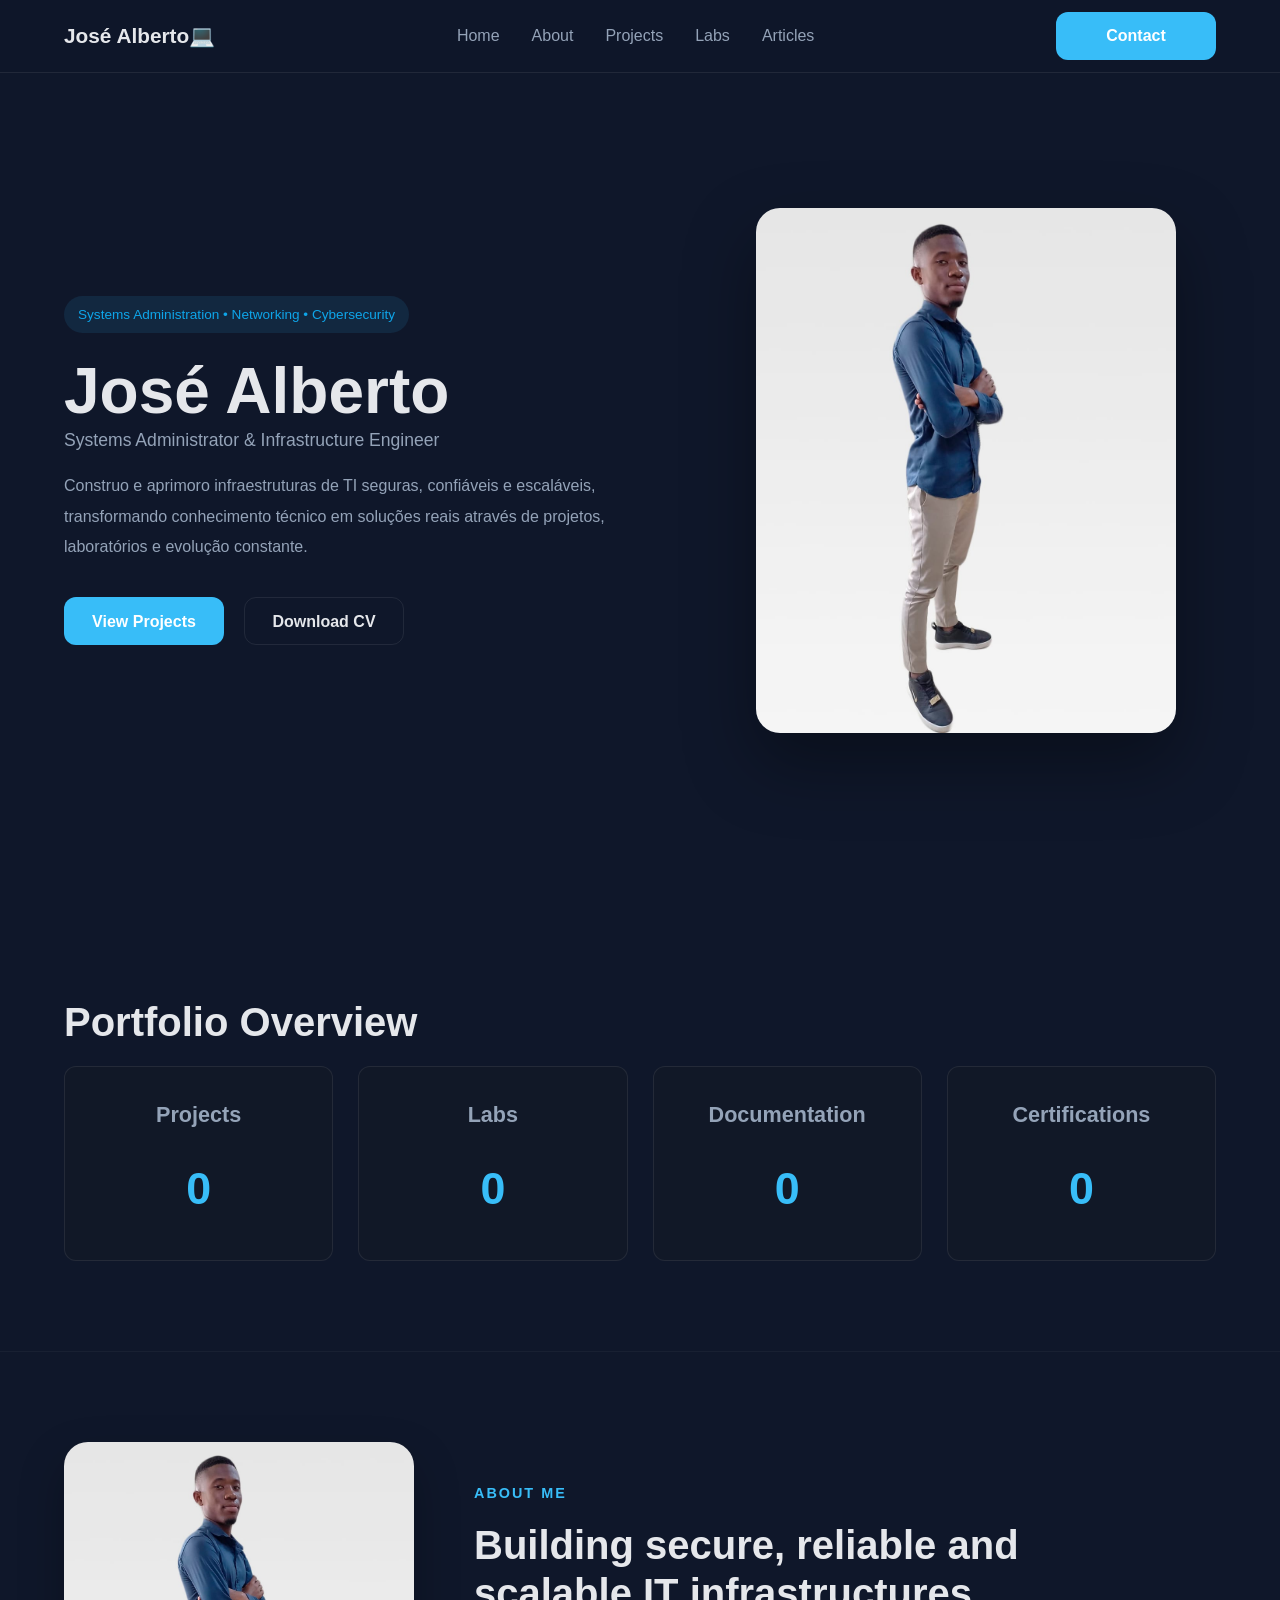
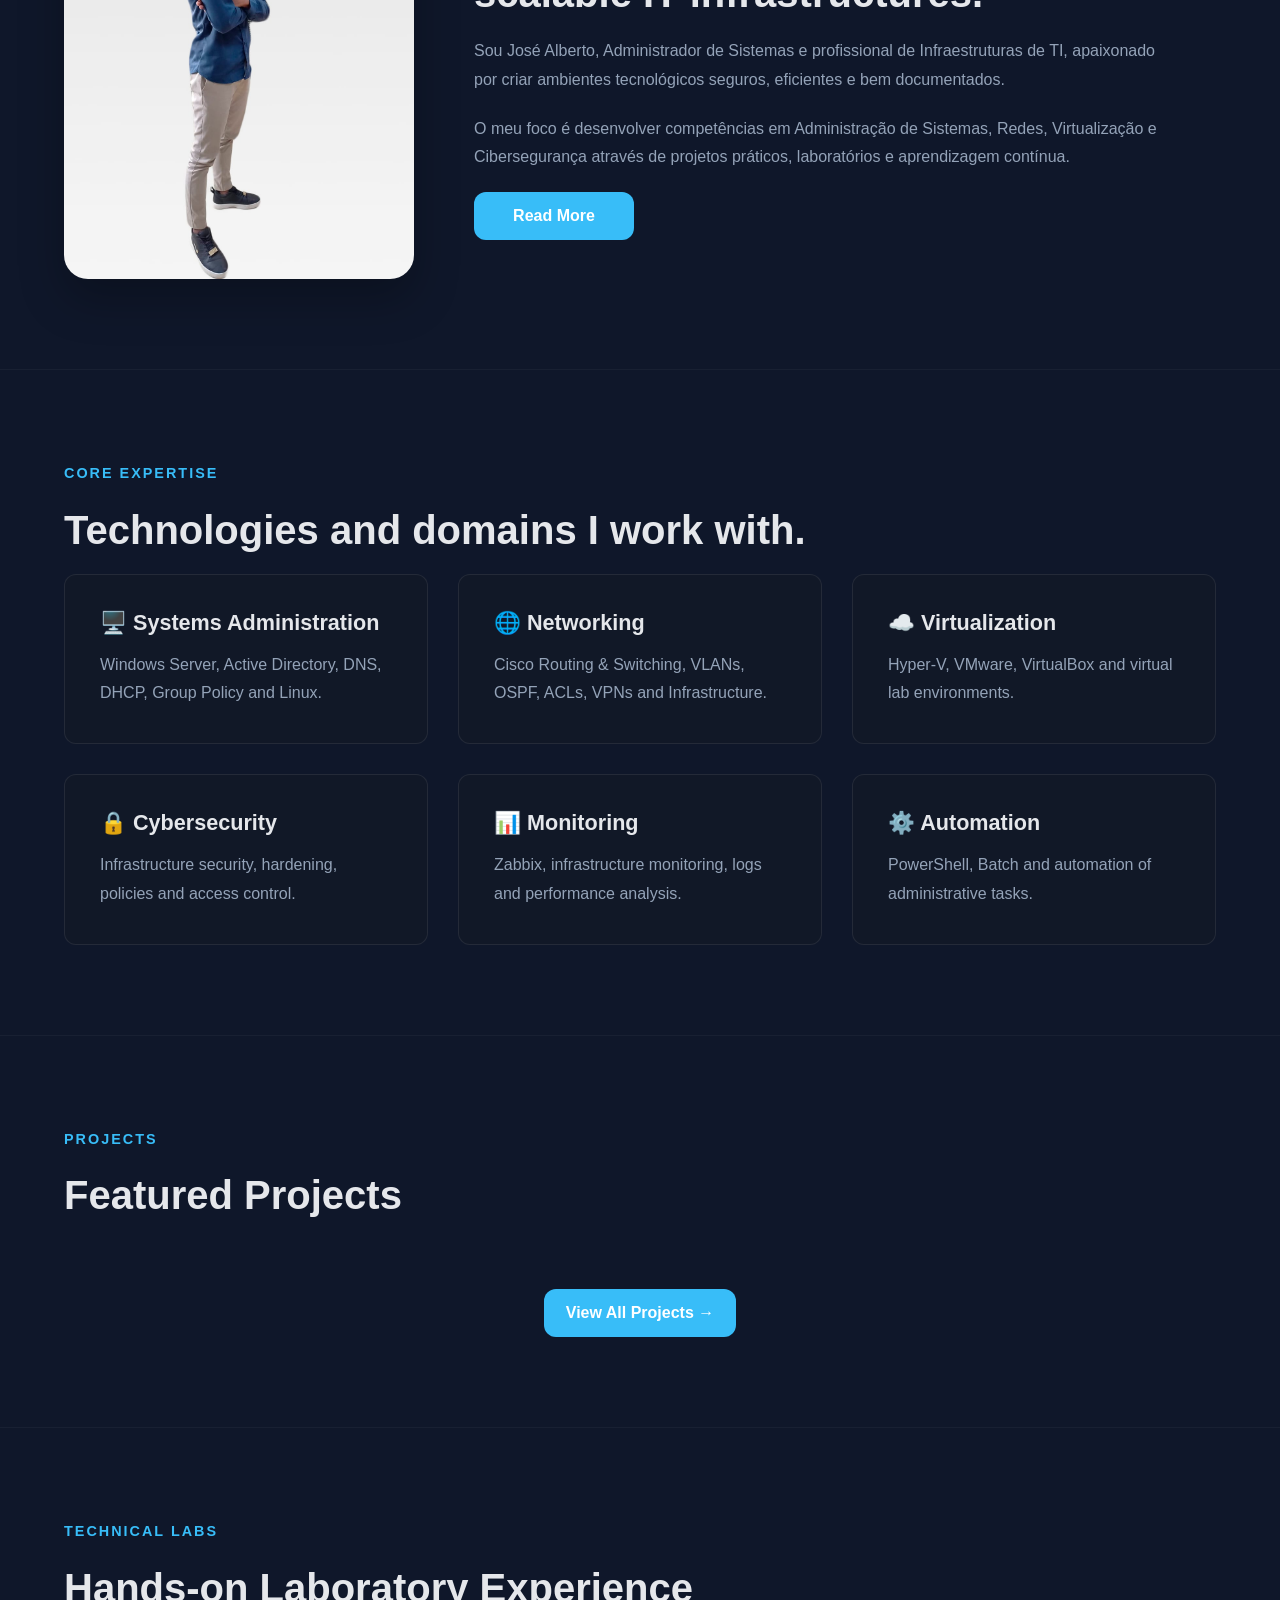
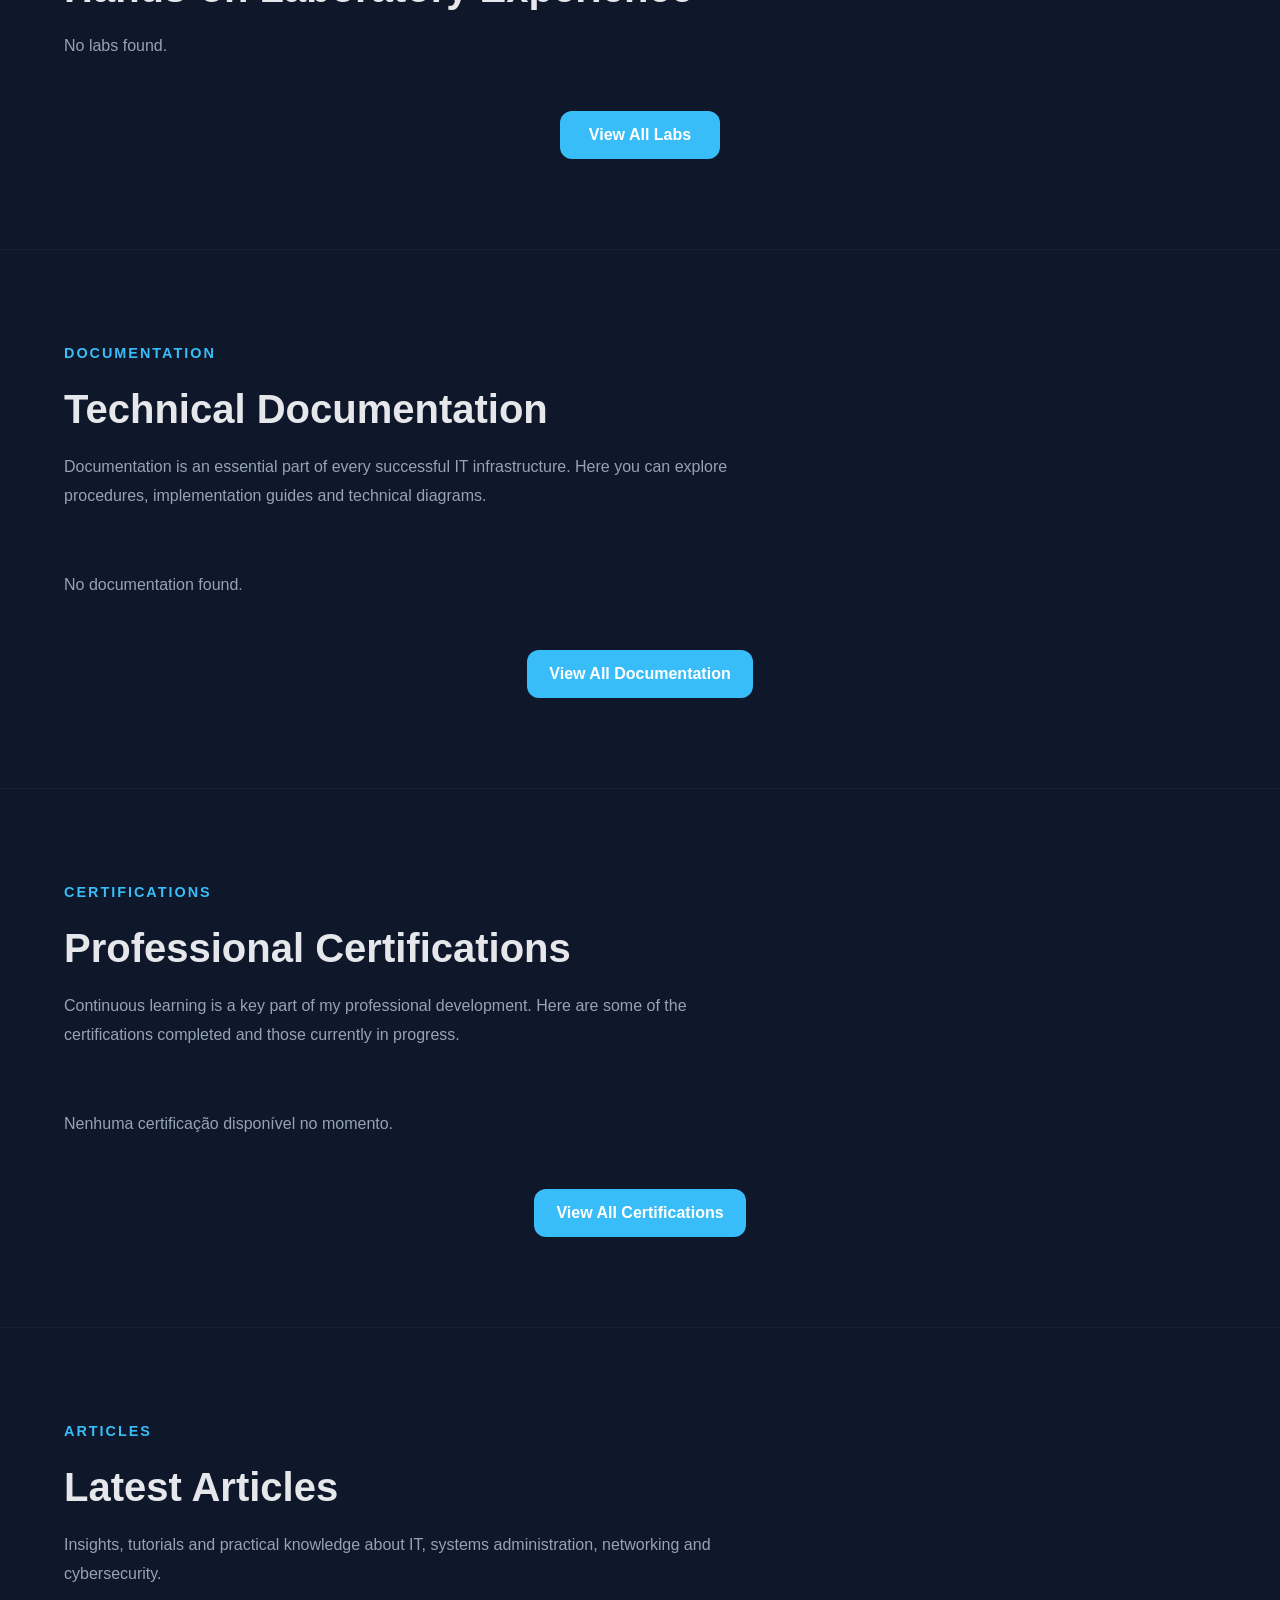
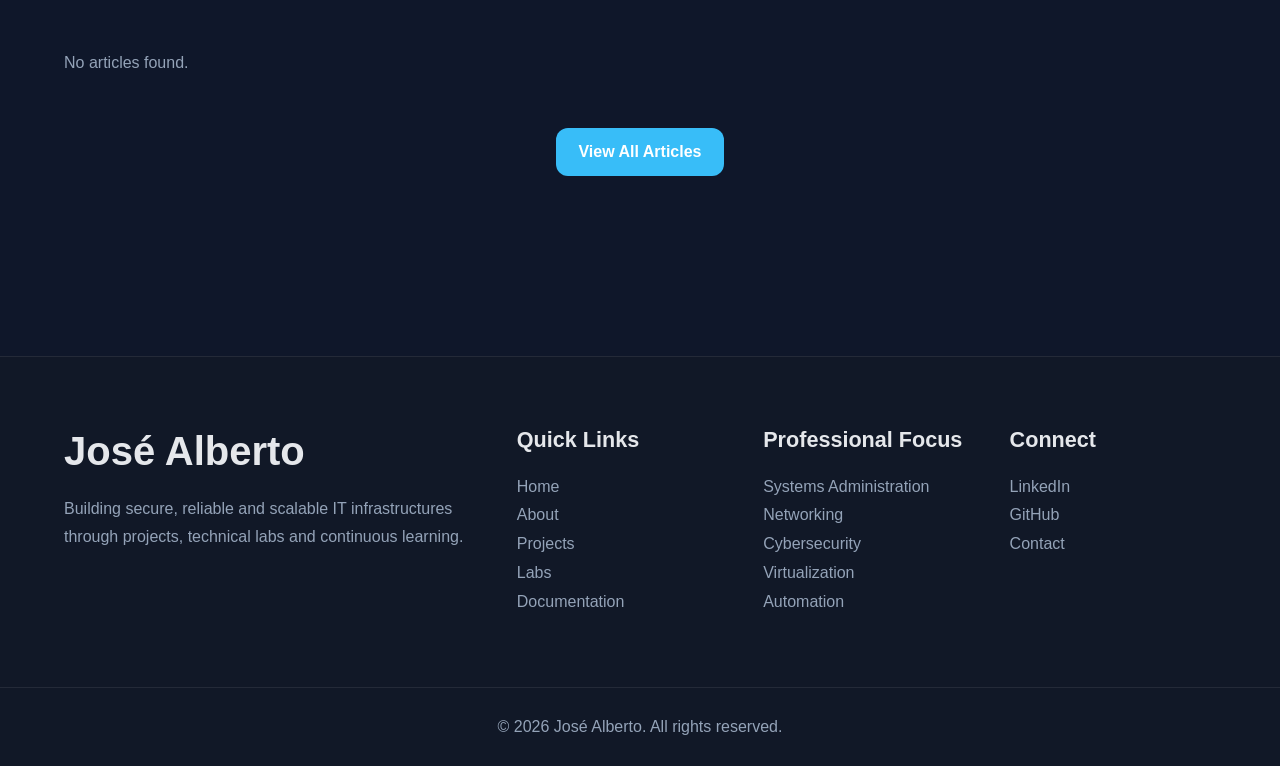
<file: index.html>
<!DOCTYPE html>
<html lang="pt">
<head>
    <meta charset="UTF-8">
    <meta name="viewport" content="width=device-width, initial-scale=1.0">
    <meta name="description" content="Professional portfolio of José Alberto, Systems Administrator specialized in Windows Server, Networking, Infrastructure, Technical Documentation and IT Projects.">
    <meta
    name="author"
    content="José Alberto">
    <meta
    name="theme-color"
    content="#0f172a">
    <title>José Alberto | IT Portfolio</title>

    <link rel="stylesheet" href="assets/css/style.css">
</head>
<body>

    <header class="navbar">

    <div class="container">

    <a href="index.html" class="logo">
        José Alberto💻 
    </a>

        <nav>

<ul class="nav-links">
    <li><a href="index.html#home" class="active">Home</a></li>
    <li><a href="index.html#about">About</a></li>
    <li><a href="index.html#projects">Projects</a></li>
    <li><a href="index.html#labs">Labs</a></li>
    <li><a href="index.html#articles">Articles</a></li>
</ul>

        </nav>

        <a href="contact.html" class="btn-primary">
         Contact
        </a>

    </div>

</header>

<main>
    <section id="home" class="hero">

    <div class="container hero-grid">

        <div class="hero-content">

            <span class="hero-badge">
                Systems Administration • Networking • Cybersecurity
            </span>

            <h1>
                José Alberto
            </h1>

            <h2 class="hero-role">
                Systems Administrator &
                Infrastructure Engineer
            </h2>

            <p class="hero-text">
               Construo e aprimoro infraestruturas de TI seguras, 
               confiáveis e escaláveis, transformando conhecimento técnico em soluções
                reais através de projetos, laboratórios e evolução constante.
            </p>

            <div class="hero-buttons">

            <a href="projects.html" class="btn-primary">
                View Projects
            </a>
            <a
                href="assets/files/José Alberto-CV_Admin_de_sistemas.pdf"
                class="btn-secondary"
                target="_blank">
                Download CV
            </a>

            </div>

        </div>

        <div class="hero-image">

            <img
                src="assets/images/Foto profissional.jpeg"
                alt="José Alberto - Systems Administrator">

        </div>

    </div>

</section>
<section class="stats">

    <div class="container">

        <h2 class="section-title">
            Portfolio Overview
        </h2>

        <div class="stats-grid">

            <div class="stat-card">
                <h3>Projects</h3>
                <span class="counter" data-counter="projects">0</span>
        </div>

        <div class="stat-card">
            <h3>Labs</h3>
            <span class="counter" data-counter="labs">0</span>
        </div>

        <div class="stat-card">
            <h3>Documentation</h3>
            <span class="counter" data-counter="documentation">0</span>
        </div>

        <div class="stat-card">
            <h3>Certifications</h3>
            <span class="counter" data-counter="certifications">0</span>
        </div>
        </div>

    </div>

</section>
<section id="about" class="about-preview reveal">

    <div class="container about-grid">

        <div class="about-image">
            <img src="assets/images/Foto profissional.jpeg" alt="José Alberto">
        </div>

        <div class="about-content">

            <span class="section-tag">About Me</span>

            <h2>
                Building secure, reliable and scalable IT infrastructures.
            </h2>

            <p>
                Sou José Alberto, Administrador de Sistemas e profissional de Infraestruturas de TI,
                apaixonado por criar ambientes tecnológicos seguros, eficientes e bem documentados.
            </p>

            <p>
                O meu foco é desenvolver competências em Administração de Sistemas, Redes,
                Virtualização e Cibersegurança através de projetos práticos, laboratórios e
                aprendizagem contínua.
            </p>

            <a href="about.html" class="btn-primary">
                Read More
            </a>

        </div>

    </div>

</section>
<section id="expertise" class="expertise reveal">

    <div class="container">

        <span class="section-tag">Core Expertise</span>

        <h2 class="section-title">
            Technologies and domains I work with.
        </h2>

        <div class="expertise-grid">

            <div class="expertise-card">
                <h3>🖥️ Systems Administration</h3>
                <p>Windows Server, Active Directory, DNS, DHCP, Group Policy and Linux.</p>
            </div>

            <div class="expertise-card">
                <h3>🌐 Networking</h3>
                <p>Cisco Routing & Switching, VLANs, OSPF, ACLs, VPNs and Infrastructure.</p>
            </div>

            <div class="expertise-card">
                <h3>☁️ Virtualization</h3>
                <p>Hyper-V, VMware, VirtualBox and virtual lab environments.</p>
            </div>

            <div class="expertise-card">
                <h3>🔒 Cybersecurity</h3>
                <p>Infrastructure security, hardening, policies and access control.</p>
            </div>

            <div class="expertise-card">
                <h3>📊 Monitoring</h3>
                <p>Zabbix, infrastructure monitoring, logs and performance analysis.</p>
            </div>

            <div class="expertise-card">
                <h3>⚙️ Automation</h3>
                <p>PowerShell, Batch and automation of administrative tasks.</p>
            </div>

        </div>

    </div>

</section>
<section id="projects" class="projects-preview reveal">

    <div class="container">

        <span class="section-tag">Projects</span>

        <h2 class="section-title">
            Featured Projects
        </h2>

        <div
            id="projects-container"
            class="projects-grid">

        </div>

    </div>
    <div class="section-actions">

    <a href="projects.html" class="btn-primary">

        View All Projects →

    </a>

</div>

</section>
<section id="labs" class="labs-preview reveal">

    <div class="container">

        <span class="section-tag">Technical Labs</span>

        <h2 class="section-title">
            Hands-on Laboratory Experience
        </h2>

        <div
            id="labs-container"
            class="labs-grid">
        </div>
    <div class="section-actions">

    <a
        href="labs.html"
        class="btn-primary">

        View All Labs

    </a>

</div>

    </div>

</section>
<section id="documentation" class="documentation-preview reveal">

    <div class="container">

        <span class="section-tag">Documentation</span>

        <h2 class="section-title">
            Technical Documentation
        </h2>

        <p class="section-description">
            Documentation is an essential part of every successful IT infrastructure.
            Here you can explore procedures, implementation guides and technical diagrams.
        </p>
        <div
            id="documentation-preview-container"
            class="documentation-grid">
        </div>
        <div class="section-actions">

            <a
                href="documentation.html"
                class="btn-primary">

                View All Documentation

            </a>

        </div>

    </div>

</section>
<section id="certifications" class="certifications-preview reveal">
    <div class="container">

        <span class="section-tag">Certifications</span>

        <h2 class="section-title">
            Professional Certifications
        </h2>

        <p class="section-description">
            Continuous learning is a key part of my professional development.
            Here are some of the certifications completed and those currently in progress.
        </p>

        <div id="certifications-preview-container"
             class="projects-grid">
        </div>

        <div class="section-actions">

            <a
                href="certifications.html"
                class="btn-primary">

                View All Certifications

            </a>

        </div>

    </div>
</section>
<section id="articles" class="articles-preview reveal">

    <div class="container">

        <span class="section-tag">Articles</span>

        <h2 class="section-title">
            Latest Articles
        </h2>

        <p class="section-description">
            Insights, tutorials and practical knowledge about IT,
            systems administration, networking and cybersecurity.
        </p>

        <div
            id="articles-preview-container"
            class="projects-grid">
        </div>

        <div class="section-actions">

            <a
                href="blog.html"
                class="btn-primary">

                View All Articles

            </a>

        </div>

    </div>

</section>

</main>

<footer id="footer" class="footer">

    <div class="container footer-grid">

        <div class="footer-brand">

            <h2>José Alberto</h2>

            <p>
                Building secure, reliable and scalable IT infrastructures
                through projects, technical labs and continuous learning.
            </p>

        </div>

        <div>

            <h3>Quick Links</h3>

            <ul>

                <li><a href="index.html">Home</a></li>

                <li><a href="about.html">About</a></li>

                <li><a href="projects.html">Projects</a></li>

                <li><a href="labs.html">Labs</a></li>

                <li><a href="documentation.html">Documentation</a></li>

            </ul>

        </div>

        <div>

            <h3>Professional Focus</h3>

            <ul>

                <li>Systems Administration</li>

                <li>Networking</li>

                <li>Cybersecurity</li>

                <li>Virtualization</li>

                <li>Automation</li>

            </ul>

        </div>

        <div>

            <h3>Connect</h3>

            <ul>

                <li>
                    <a
                    href="https://www.linkedin.com/in/jos%C3%A9-alberto%F0%9F%92%BB-096855241/"
                    target="_blank"
                    rel="noopener noreferrer">

                    LinkedIn

                    </a>
               </li>

                <li>
                    <a
                    href="https://github.com/ABNEURY"
                    target="_blank"
                    rel="noopener noreferrer">

                    GitHub

                    </a>
                </li>

                <li>
                    <a href="contact.html">Contact</a>
                </li>

            </ul>

        </div>

    </div>

    <div class="footer-bottom">

        <p>
            © 2026 José Alberto. All rights reserved.
        </p>

    </div>

</footer>
<button
    id="backToTop"
    class="back-to-top"
    aria-label="Back to top">

    ↑

</button>
<script src="assets/js/utils.js"></script>
<script src="assets/js/navbar.js"></script>
<script src="assets/js/scroll.js"></script>
<script src="assets/js/animations.js"></script>
<script src="assets/js/counter.js"></script>
<script src="assets/js/api.js"></script>
<script src="assets/js/ui.js"></script>
<script src="assets/js/projects.js"></script>
<script src="assets/js/labs.js"></script>
<script src="assets/js/project.js"></script>
<script src="assets/js/documentation.js"></script>
<script src="assets/js/articles.js"></script>
<script src="assets/js/certifications.js"></script>
<script src="assets/js/main.js"></script>

</body>
</html>
</file>
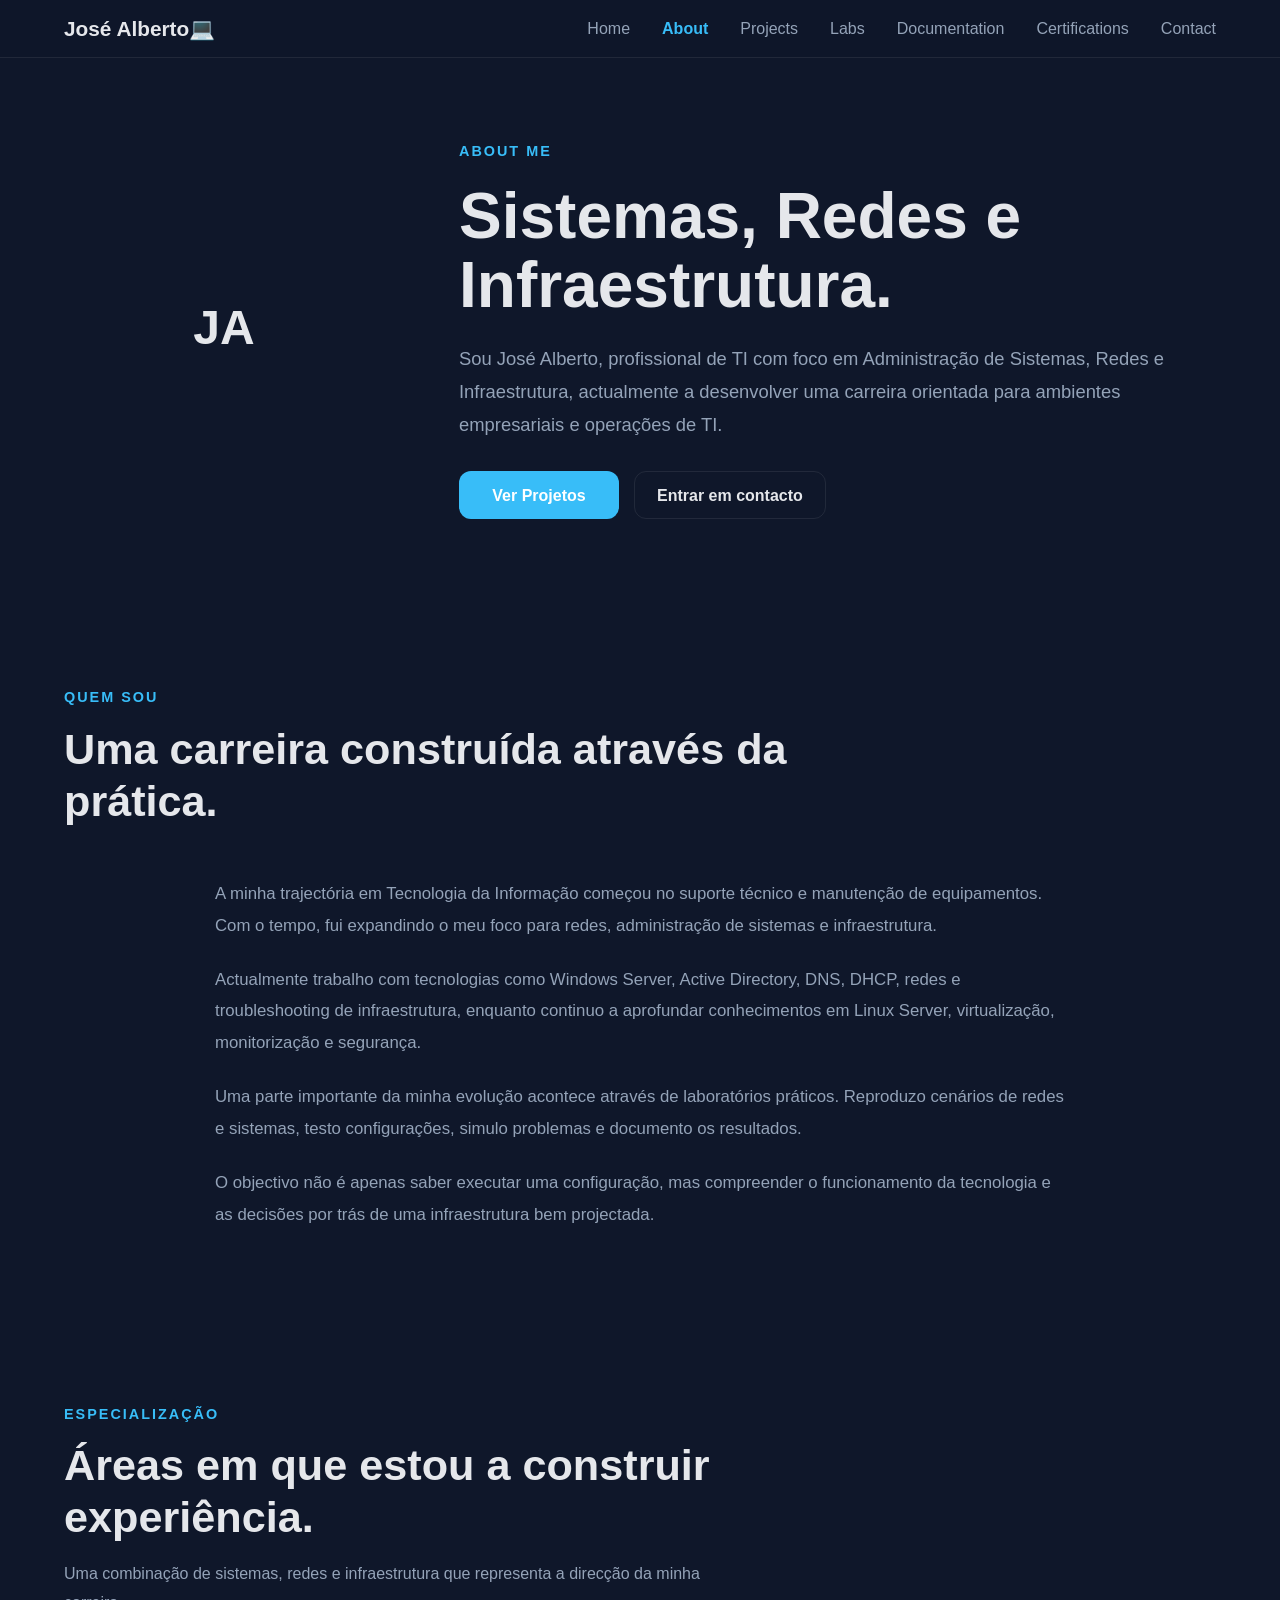
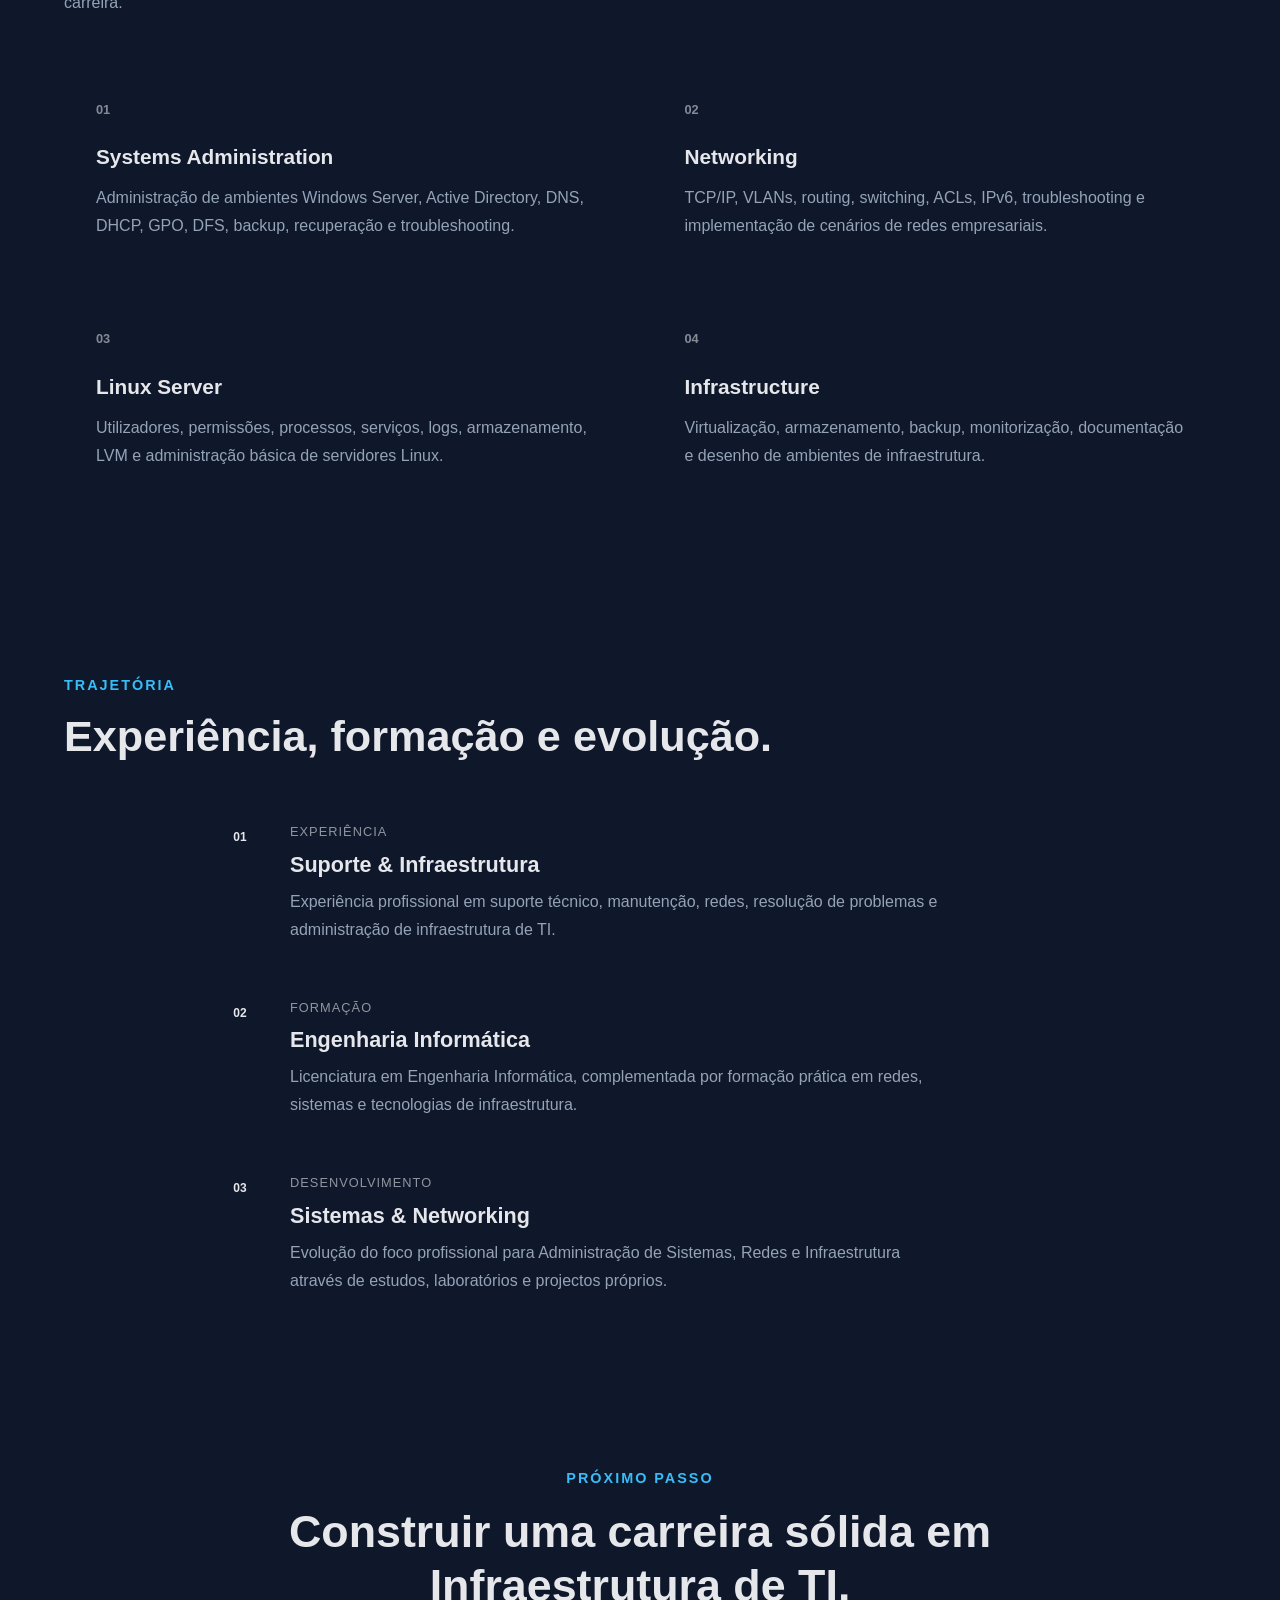
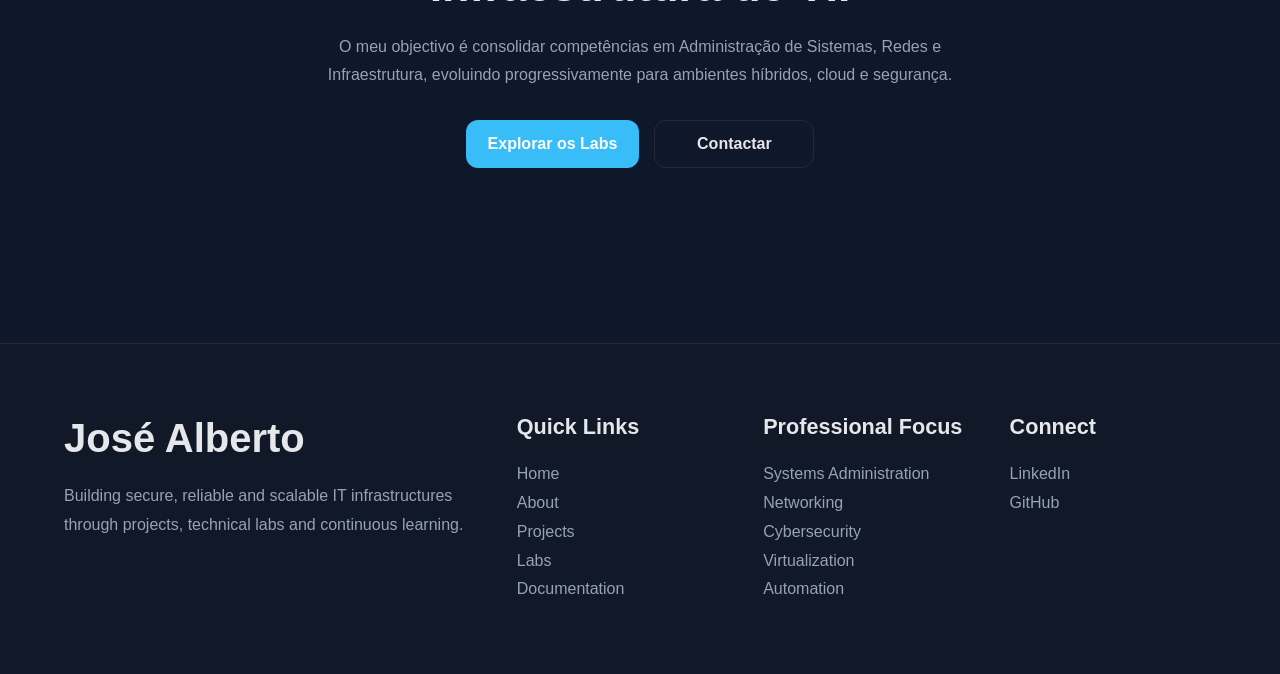
<file: about.html>
<!DOCTYPE html>
<html lang="pt">

<head>

    <meta charset="UTF-8">
    <meta name="viewport" content="width=device-width, initial-scale=1.0">

    <meta
        name="description"
        content="Sobre José Alberto — profissional de TI focado em Sistemas, Redes e Infraestrutura."
    >

    <title>About | José Alberto</title>

    <link rel="stylesheet" href="assets/css/style.css">
    <link rel="stylesheet" href="assets/css/about.css">

</head>


<body>

    <!-- =========================
         NAVBAR
    ========================== -->

    <header class="navbar">

        <div class="container navbar-container">

            <a href="index.html" class="logo">
                José Alberto💻
            </a>

            <nav class="nav-links">

                <a href="index.html">Home</a>

                <a href="about.html" class="active">
                    About
                </a>

                <a href="projects.html">
                    Projects
                </a>

                <a href="labs.html">
                    Labs
                </a>

                <a href="documentation.html">
                    Documentation
                </a>

                <a href="certifications.html">
                    Certifications
                </a>

                <a href="contact.html">
                    Contact
                </a>

            </nav>

        </div>

    </header>


    <main>


        <!-- =========================
             ABOUT HERO
        ========================== -->

        <section class="about-hero">

            <div class="container about-hero-grid">


                <!-- Foto — adicionar posteriormente -->

                <div class="about-photo">

                    <div class="about-photo-placeholder">
                        <span>JA</span>
                    </div>

                </div>


                <!-- Apresentação -->

                <div class="about-intro">

                    <span class="section-tag">
                        About Me
                    </span>

                    <h1>
                        Sistemas, Redes e Infraestrutura.
                    </h1>

                    <p class="about-lead">
                        Sou José Alberto, profissional de TI com foco em
                        Administração de Sistemas, Redes e Infraestrutura,
                        actualmente a desenvolver uma carreira orientada
                        para ambientes empresariais e operações de TI.
                    </p>

                    <div class="about-intro-actions">

                        <a
                            href="projects.html"
                            class="btn-primary">

                            Ver Projetos

                        </a>

                        <a
                            href="contact.html"
                            class="btn-secondary">

                            Entrar em contacto

                        </a>

                    </div>

                </div>

            </div>

        </section>


        <!-- =========================
             SOBRE
        ========================== -->

        <section class="about-section">

            <div class="container">

                <div class="about-section-heading">

                    <span class="section-tag">
                        Quem sou
                    </span>

                    <h2>
                        Uma carreira construída através da prática.
                    </h2>

                </div>


                <div class="about-story">

                    <p>
                        A minha trajectória em Tecnologia da Informação
                        começou no suporte técnico e manutenção de
                        equipamentos. Com o tempo, fui expandindo o meu
                        foco para redes, administração de sistemas e
                        infraestrutura.
                    </p>

                    <p>
                        Actualmente trabalho com tecnologias como
                        Windows Server, Active Directory, DNS, DHCP,
                        redes e troubleshooting de infraestrutura,
                        enquanto continuo a aprofundar conhecimentos
                        em Linux Server, virtualização, monitorização
                        e segurança.
                    </p>

                    <p>
                        Uma parte importante da minha evolução acontece
                        através de laboratórios práticos. Reproduzo
                        cenários de redes e sistemas, testo configurações,
                        simulo problemas e documento os resultados.
                    </p>

                    <p>
                        O objectivo não é apenas saber executar uma
                        configuração, mas compreender o funcionamento
                        da tecnologia e as decisões por trás de uma
                        infraestrutura bem projectada.
                    </p>

                </div>

            </div>

        </section>


        <!-- =========================
             ESPECIALIZAÇÃO
        ========================== -->

        <section class="about-section about-specialization">

            <div class="container">

                <div class="about-section-heading">

                    <span class="section-tag">
                        Especialização
                    </span>

                    <h2>
                        Áreas em que estou a construir experiência.
                    </h2>

                    <p>
                        Uma combinação de sistemas, redes e infraestrutura
                        que representa a direcção da minha carreira.
                    </p>

                </div>


                <div class="about-skills">


                    <article class="about-skill">

                        <div class="about-skill-number">
                            01
                        </div>

                        <h3>
                            Systems Administration
                        </h3>

                        <p>
                            Administração de ambientes Windows Server,
                            Active Directory, DNS, DHCP, GPO, DFS,
                            backup, recuperação e troubleshooting.
                        </p>

                    </article>


                    <article class="about-skill">

                        <div class="about-skill-number">
                            02
                        </div>

                        <h3>
                            Networking
                        </h3>

                        <p>
                            TCP/IP, VLANs, routing, switching, ACLs,
                            IPv6, troubleshooting e implementação
                            de cenários de redes empresariais.
                        </p>

                    </article>


                    <article class="about-skill">

                        <div class="about-skill-number">
                            03
                        </div>

                        <h3>
                            Linux Server
                        </h3>

                        <p>
                            Utilizadores, permissões, processos,
                            serviços, logs, armazenamento, LVM e
                            administração básica de servidores Linux.
                        </p>

                    </article>


                    <article class="about-skill">

                        <div class="about-skill-number">
                            04
                        </div>

                        <h3>
                            Infrastructure
                        </h3>

                        <p>
                            Virtualização, armazenamento, backup,
                            monitorização, documentação e desenho
                            de ambientes de infraestrutura.
                        </p>

                    </article>


                </div>

            </div>

        </section>


        <!-- =========================
             TRAJETÓRIA
        ========================== -->

        <section class="about-section">

            <div class="container">

                <div class="about-section-heading">

                    <span class="section-tag">
                        Trajetória
                    </span>

                    <h2>
                        Experiência, formação e evolução.
                    </h2>

                </div>


                <div class="about-timeline">


                    <div class="timeline-item">

                        <div class="timeline-marker">
                            01
                        </div>

                        <div class="timeline-content">

                            <span>
                                Experiência
                            </span>

                            <h3>
                                Suporte & Infraestrutura
                            </h3>

                            <p>
                                Experiência profissional em suporte
                                técnico, manutenção, redes, resolução
                                de problemas e administração de
                                infraestrutura de TI.
                            </p>

                        </div>

                    </div>


                    <div class="timeline-item">

                        <div class="timeline-marker">
                            02
                        </div>

                        <div class="timeline-content">

                            <span>
                                Formação
                            </span>

                            <h3>
                                Engenharia Informática
                            </h3>

                            <p>
                                Licenciatura em Engenharia Informática,
                                complementada por formação prática
                                em redes, sistemas e tecnologias
                                de infraestrutura.
                            </p>

                        </div>

                    </div>


                    <div class="timeline-item">

                        <div class="timeline-marker">
                            03
                        </div>

                        <div class="timeline-content">

                            <span>
                                Desenvolvimento
                            </span>

                            <h3>
                                Sistemas & Networking
                            </h3>

                            <p>
                                Evolução do foco profissional para
                                Administração de Sistemas, Redes e
                                Infraestrutura através de estudos,
                                laboratórios e projectos próprios.
                            </p>

                        </div>

                    </div>


                </div>

            </div>

        </section>


        <!-- =========================
             OBJECTIVO
        ========================== -->

        <section class="about-section about-goal">

            <div class="container">

                <div class="about-goal-content">

                    <span class="section-tag">
                        Próximo passo
                    </span>

                    <h2>
                        Construir uma carreira sólida em Infraestrutura de TI.
                    </h2>

                    <p>
                        O meu objectivo é consolidar competências em
                        Administração de Sistemas, Redes e Infraestrutura,
                        evoluindo progressivamente para ambientes híbridos,
                        cloud e segurança.
                    </p>

                    <div class="about-goal-actions">

                        <a
                            href="labs.html"
                            class="btn-primary">

                            Explorar os Labs

                        </a>

                        <a
                            href="contact.html"
                            class="btn-secondary">

                            Contactar

                        </a>

                    </div>

                </div>

            </div>

        </section>


    </main>


    <!-- =========================
         FOOTER
    ========================== -->

    <footer id="footer" class="footer">

        <div class="container footer-grid">

            <div class="footer-brand">

                <h2>José Alberto</h2>

                <p>
                    Building secure, reliable and scalable IT infrastructures
                    through projects, technical labs and continuous learning.
                </p>

            </div>


            <div>

                <h3>Quick Links</h3>

                <ul>

                    <li>
                        <a href="index.html">Home</a>
                    </li>

                    <li>
                        <a href="about.html">About</a>
                    </li>

                    <li>
                        <a href="projects.html">Projects</a>
                    </li>

                    <li>
                        <a href="labs.html">Labs</a>
                    </li>

                    <li>
                        <a href="documentation.html">
                            Documentation
                        </a>
                    </li>

                </ul>

            </div>


            <div>

                <h3>Professional Focus</h3>

                <ul>

                    <li>Systems Administration</li>
                    <li>Networking</li>
                    <li>Cybersecurity</li>
                    <li>Virtualization</li>
                    <li>Automation</li>

                </ul>

            </div>


            <div>

                <h3>Connect</h3>

                <ul>

                    <li>
                        <a
                            href="https://www.linkedin.com/in/jos%C3%A9-alberto%F0%9F%92%BB-096855241/"
                            target="_blank"
                            rel="noopener noreferrer">
                            LinkedIn
                        </a>
                    </li>

                    <li>
                        <a
                            href="https://github.com/ABNEURY"
                            target="_blank"
                            rel="noopener noreferrer">
                            GitHub
                        </a>
                    </li>

                </ul>

            </div>

        </div>

    </footer>
</file>
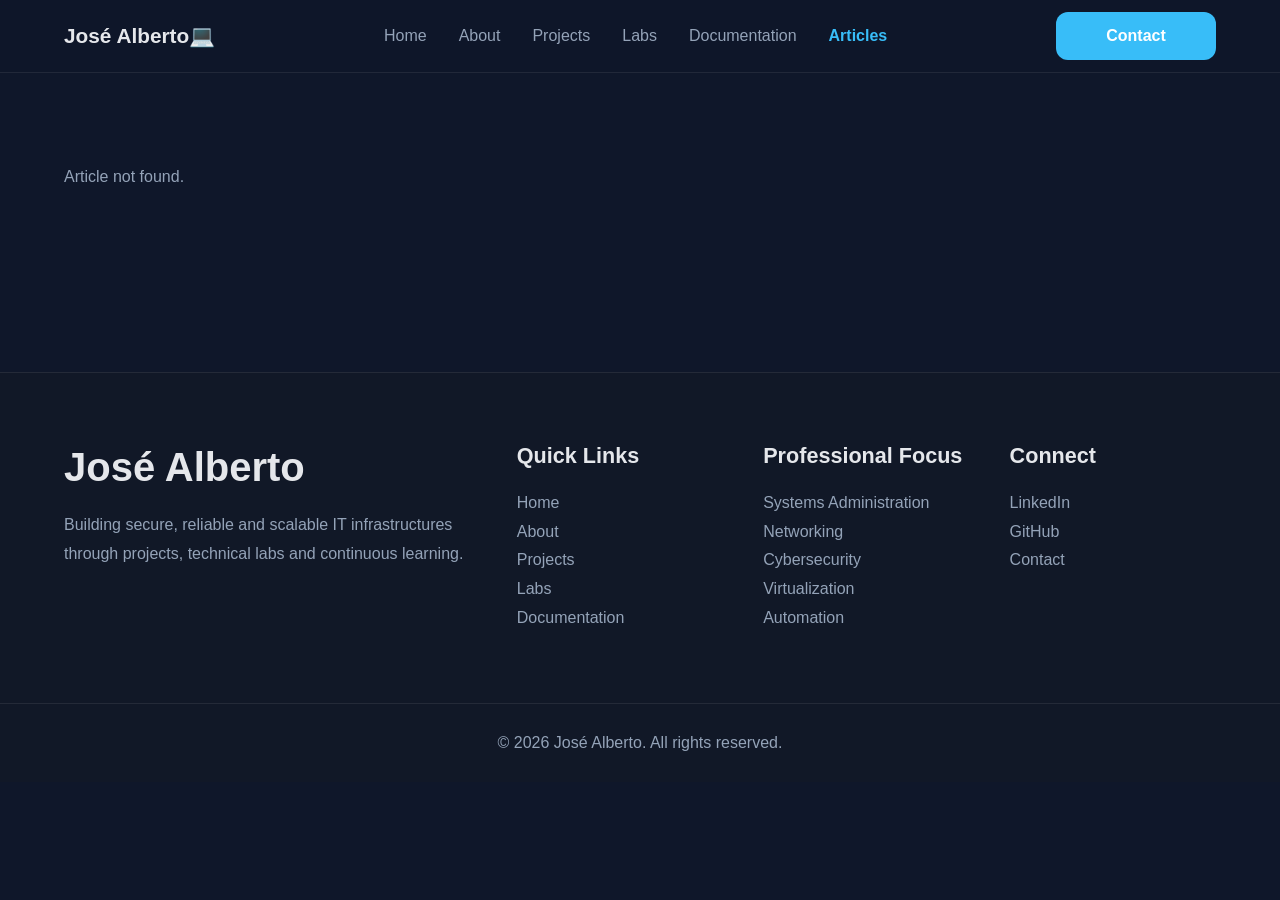
<file: article.html>
<!DOCTYPE html>

<html lang="pt">

<head>

    <meta charset="UTF-8">

    <meta
        name="viewport"
        content="width=device-width, initial-scale=1.0">

    <meta
        name="description"
        content="Technical article by José Alberto.">

    <meta
        name="author"
        content="José Alberto">

    <meta
        name="theme-color"
        content="#0f172a">

    <title>
        Article | José Alberto
    </title>

    <link
        rel="stylesheet"
        href="assets/css/style.css">

</head>


<body>


<header class="navbar">

    <div class="container">

        <a
            href="index.html"
            class="logo">

            José Alberto💻

        </a>


        <nav>

            <ul class="nav-links">

                <li>
                    <a href="index.html">
                        Home
                    </a>
                </li>

                <li>
                    <a href="about.html">
                        About
                    </a>
                </li>

                <li>
                    <a href="projects.html">
                        Projects
                    </a>
                </li>

                <li>
                    <a href="labs.html">
                        Labs
                    </a>
                </li>

                <li>
                    <a href="documentation.html">
                        Documentation
                    </a>
                </li>

                <li>
                    <a
                        href="blog.html"
                        class="active">

                        Articles

                    </a>
                </li>

            </ul>

        </nav>


        <a
            href="#footer"
            class="btn-primary">

            Contact

        </a>

    </div>

</header>


<main>

    <section class="projects-page">

        <div class="container">

            <div
                id="article-details">

            </div>

        </div>

    </section>

</main>


<footer id="footer" class="footer">

    <div class="container footer-grid">

        <div class="footer-brand">

            <h2>José Alberto</h2>

            <p>
                Building secure, reliable and scalable IT infrastructures
                through projects, technical labs and continuous learning.
            </p>

        </div>

        <div>

            <h3>Quick Links</h3>

            <ul>

                <li><a href="index.html">Home</a></li>

                <li><a href="about.html">About</a></li>

                <li><a href="projects.html">Projects</a></li>

                <li><a href="labs.html">Labs</a></li>

                <li><a href="documentation.html">Documentation</a></li>

            </ul>

        </div>

        <div>

            <h3>Professional Focus</h3>

            <ul>

                <li>Systems Administration</li>

                <li>Networking</li>

                <li>Cybersecurity</li>

                <li>Virtualization</li>

                <li>Automation</li>

            </ul>

        </div>

        <div>

            <h3>Connect</h3>

            <ul>

                <li>
                    <a
                    href="https://www.linkedin.com/in/jos%C3%A9-alberto%F0%9F%92%BB-096855241/"
                    target="_blank"
                    rel="noopener noreferrer">

                    LinkedIn

                    </a>
               </li>

                <li>
                    <a
                    href="https://github.com/ABNEURY"
                    target="_blank"
                    rel="noopener noreferrer">

                    GitHub

                    </a>
                </li>

                <li>
                    <a href="contact.html">Contact</a>
                </li>

            </ul>

        </div>

    </div>

    <div class="footer-bottom">

        <p>
            © 2026 José Alberto. All rights reserved.
        </p>

    </div>

</footer>


<script src="assets/js/utils.js"></script>
<script src="assets/js/navbar.js"></script>
<script src="assets/js/scroll.js"></script>
<script src="assets/js/animations.js"></script>
<script src="assets/js/api.js"></script>
<script src="assets/js/ui.js"></script>
<script src="assets/js/articles.js"></script>
<script src="assets/js/article.js"></script>
<script src="assets/js/main.js"></script>

</body>

</html>
</file>
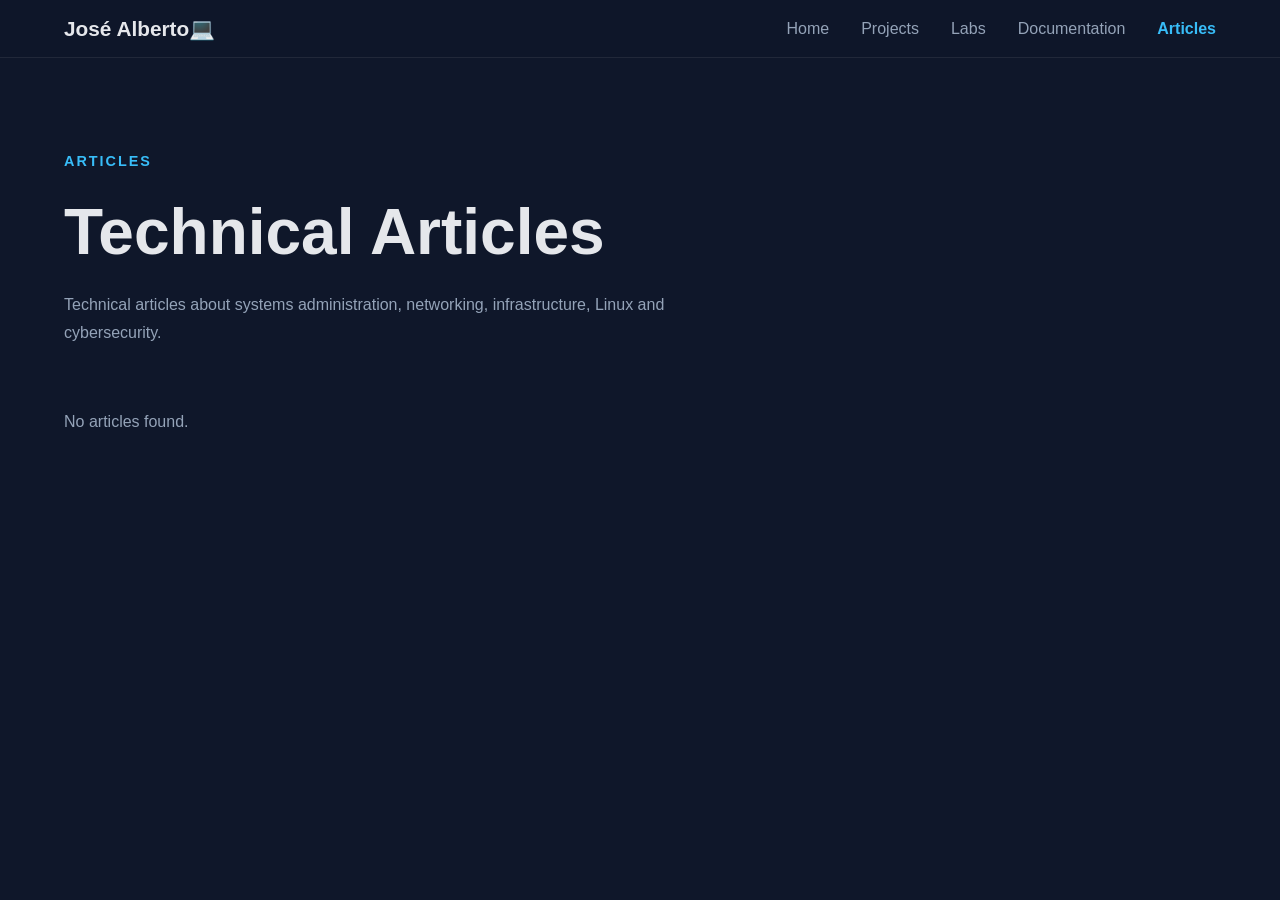
<file: blog.html>
<!DOCTYPE html>
<html lang="pt">

<head>

    <meta charset="UTF-8">

    <meta
        name="viewport"
        content="width=device-width, initial-scale=1.0">

    <title>
        Articles | José Alberto
    </title>

    <link
        rel="stylesheet"
        href="assets/css/style.css">

</head>


<body>


<header class="navbar">

    <div class="container">

        <a
            href="index.html"
            class="logo">

            José Alberto💻

        </a>


        <nav>

            <ul class="nav-links">

                <li>
                    <a href="index.html">
                        Home
                    </a>
                </li>

                <li>
                    <a href="projects.html">
                        Projects
                    </a>
                </li>

                <li>
                    <a href="labs.html">
                        Labs
                    </a>
                </li>

                <li>
                    <a href="documentation.html">
                        Documentation
                    </a>
                </li>

                <li>
                    <a
                        href="blog.html"
                        class="active">

                        Articles

                    </a>
                </li>

            </ul>

        </nav>

    </div>

</header>


<main>

    <section class="projects-page">

        <div class="container">

            <span class="section-tag">
                Articles
            </span>


            <h1 class="section-title">

                Technical Articles

            </h1>


            <p class="section-description">

                Technical articles about systems administration,
                networking, infrastructure, Linux and cybersecurity.

            </p>


            <div
                id="articles-container"
                class="projects-grid">
            </div>

        </div>

    </section>

</main>


<script src="assets/js/api.js"></script>
<script src="assets/js/ui.js"></script>
<script src="assets/js/articles.js"></script>
<script src="assets/js/main.js"></script>
<script>
    document.addEventListener("DOMContentLoaded", () => {
        renderArticles();
    });
</script>

</body>

</html>
</file>
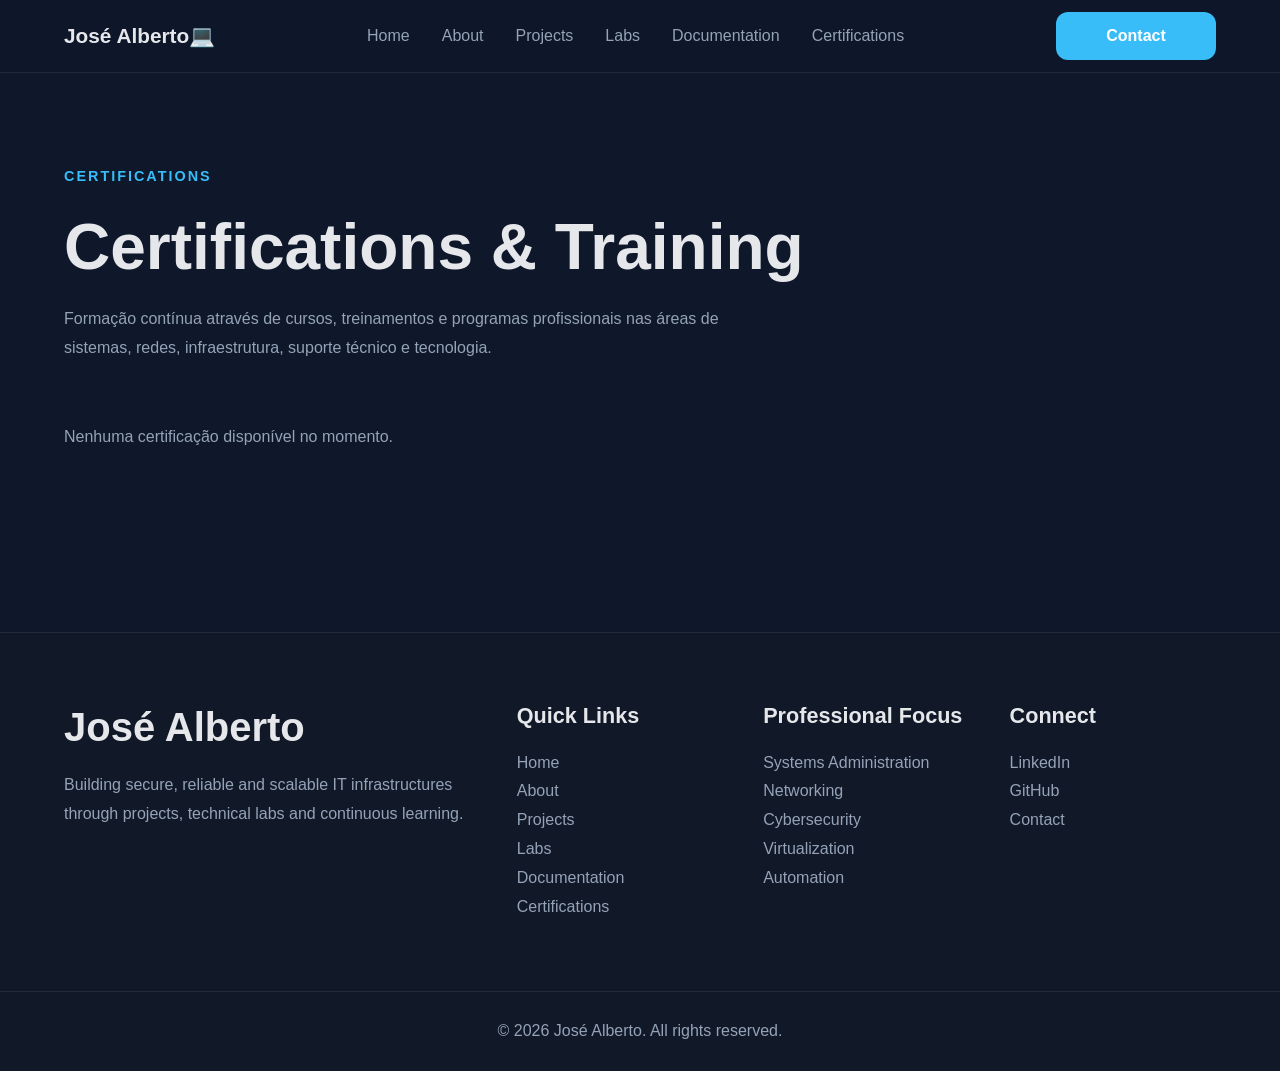
<file: certifications.html>
<!DOCTYPE html>
<html lang="pt">

<head>

    <meta charset="UTF-8">

    <meta
        name="viewport"
        content="width=device-width, initial-scale=1.0">

    <meta
        name="description"
        content="Certificações e formações profissionais de José Alberto nas áreas de Sistemas, Redes, Infraestrutura e Tecnologia.">

    <meta
        name="author"
        content="José Alberto">

    <meta
        name="theme-color"
        content="#0f172a">

    <title>
        Certifications | José Alberto
    </title>

    <link
        rel="stylesheet"
        href="assets/css/style.css">
    <link rel="stylesheet" href="assets/css/certifications.css">

</head>


<body>


<!-- ==========================================
     NAVBAR
========================================== -->

<header class="navbar">

    <div class="container">

        <a
            href="index.html"
            class="logo">

            José Alberto💻

        </a>


        <nav>

            <ul class="nav-links">

                <li>
                    <a href="index.html">
                        Home
                    </a>
                </li>

                <li>
                    <a href="about.html">
                        About
                    </a>
                </li>

                <li>
                    <a href="projects.html">
                        Projects
                    </a>
                </li>

                <li>
                    <a href="labs.html">
                        Labs
                    </a>
                </li>

                <li>
                    <a href="documentation.html">
                        Documentation
                    </a>
                </li>

                <li>
                    <a
                        href="certifications.html"
                        class="active">

                        Certifications

                    </a>
                </li>

            </ul>

        </nav>


        <a
            href="contact.html"
            class="btn-primary">

            Contact

        </a>

    </div>

</header>



<!-- ==========================================
     MAIN
========================================== -->

<main>


    <section class="projects-page">

        <div class="container">


            <span class="section-tag">

                Certifications

            </span>


            <h1 class="section-title">

                Certifications & Training

            </h1>


            <p class="section-description">

                Formação contínua através de cursos, treinamentos
                e programas profissionais nas áreas de sistemas,
                redes, infraestrutura, suporte técnico e tecnologia.

            </p>


            <div
                id="certifications-container"
                class="projects-grid">

            </div>


        </div>

    </section>


</main>



<!-- ==========================================
     FOOTER
========================================== -->

<footer
    id="footer"
    class="footer">


    <div class="container footer-grid">


        <div class="footer-brand">

            <h2>
                José Alberto
            </h2>


            <p>

                Building secure, reliable and scalable IT infrastructures
                through projects, technical labs and continuous learning.

            </p>

        </div>



        <div>

            <h3>
                Quick Links
            </h3>


            <ul>

                <li>
                    <a href="index.html">
                        Home
                    </a>
                </li>

                <li>
                    <a href="about.html">
                        About
                    </a>
                </li>

                <li>
                    <a href="projects.html">
                        Projects
                    </a>
                </li>

                <li>
                    <a href="labs.html">
                        Labs
                    </a>
                </li>

                <li>
                    <a href="documentation.html">
                        Documentation
                    </a>
                </li>

                <li>
                    <a href="certifications.html">
                        Certifications
                    </a>
                </li>

            </ul>

        </div>



        <div>

            <h3>
                Professional Focus
            </h3>


            <ul>

                <li>
                    Systems Administration
                </li>

                <li>
                    Networking
                </li>

                <li>
                    Cybersecurity
                </li>

                <li>
                    Virtualization
                </li>

                <li>
                    Automation
                </li>

            </ul>

        </div>



        <div>

            <h3>
                Connect
            </h3>


            <ul>

                <li>
                    <a href="https://www.linkedin.com/in/jos%C3%A9-alberto%F0%9F%92%BB-096855241/">
                        LinkedIn
                    </a>
                </li>

                <li>
                    <a href="https://github.com/ABNEURY">
                        GitHub
                    </a>
                </li>

                <li>
                    <a href="contact.html">
                        Contact
                    </a>
                </li>

            </ul>

        </div>


    </div>



    <div class="footer-bottom">

        <p>

            © 2026 José Alberto.
            All rights reserved.

        </p>

    </div>


</footer>



<!-- ==========================================
     BACK TO TOP
========================================== -->

<button
    id="backToTop"
    class="back-to-top"
    aria-label="Back to top">

    ↑

</button>



<!-- ==========================================
     JAVASCRIPT
========================================== -->

<script src="assets/js/utils.js"></script>

<script src="assets/js/navbar.js"></script>

<script src="assets/js/scroll.js"></script>

<script src="assets/js/animations.js"></script>

<script src="assets/js/counter.js"></script>

<script src="assets/js/api.js"></script>

<script src="assets/js/ui.js"></script>

<script src="assets/js/certifications.js"></script>

<script src="assets/js/main.js"></script>


</body>

</html>
</file>
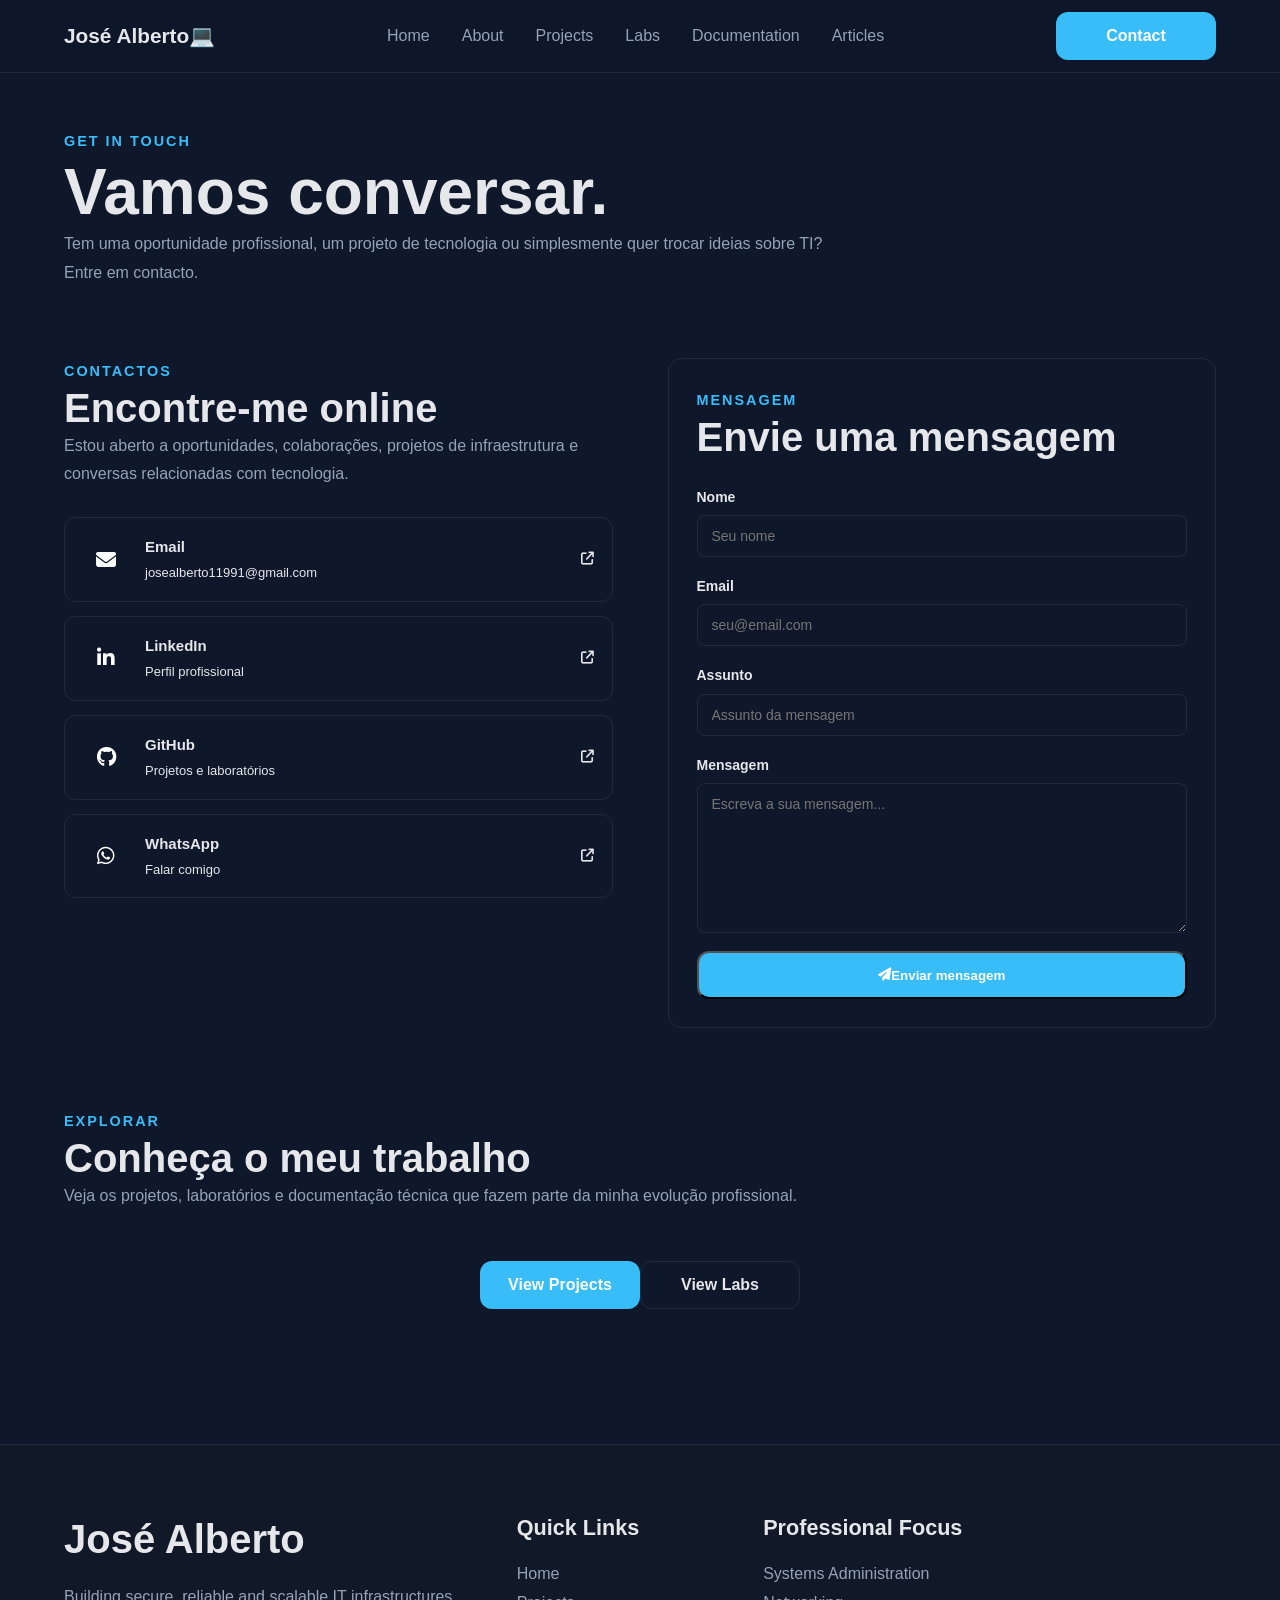
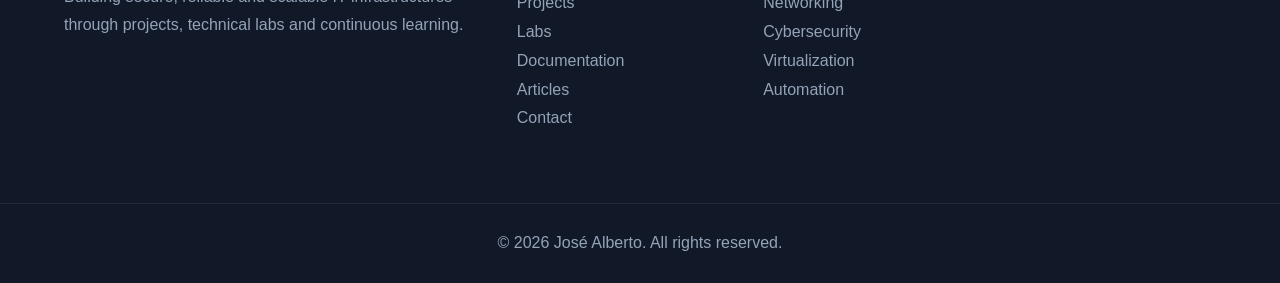
<file: contact.html>
<!DOCTYPE html>

<html lang="pt">

<head>

<meta charset="UTF-8">

<meta
    name="viewport"
    content="width=device-width, initial-scale=1.0">

<meta
    name="description"
    content="Entre em contacto com José Alberto para oportunidades profissionais, projetos de tecnologia e colaboração.">

<meta
    name="author"
    content="José Alberto">

<title>Contact | José Alberto</title>


<!-- MAIN STYLES -->

<link
    rel="stylesheet"
    href="assets/css/style.css">

<link
    rel="stylesheet"
    href="assets/css/contact.css">


<!-- FONT AWESOME -->

<link
    rel="stylesheet"
    href="https://cdnjs.cloudflare.com/ajax/libs/font-awesome/6.5.2/css/all.min.css">

</head>

<body>

<!-- ==========================================
     NAVBAR
=========================================== -->

<header class="navbar">

    <div class="container">

        <a
            href="index.html"
            class="logo">

            José Alberto💻

        </a>


        <nav>

            <ul class="nav-links">

                <li>
                    <a href="index.html">
                        Home
                    </a>
                </li>

                <li>
                    <a href="about.html">
                        About
                    </a>
                </li>

                <li>
                    <a href="projects.html">
                        Projects
                    </a>
                </li>

                <li>
                    <a href="labs.html">
                        Labs
                    </a>
                </li>

                <li>
                    <a href="documentation.html">
                        Documentation
                    </a>
                </li>

                <li>
                    <a href="blog.html">
                        Articles
                    </a>
                </li>

            </ul>

        </nav>


        <a
            href="contact.html"
            class="btn-primary active">

            Contact

        </a>

    </div>

</header>



<!-- ==========================================
     MAIN
=========================================== -->

<main>


    <!-- ==========================================
         HERO
    =========================================== -->

    <section class="hero contact-hero">

        <div class="container">

            <div class="hero-content">

                <span class="section-tag">
                    GET IN TOUCH
                </span>


                <h1>
                    Vamos conversar.
                </h1>


                <p>

                    Tem uma oportunidade profissional,
                    um projeto de tecnologia ou simplesmente
                    quer trocar ideias sobre TI?

                    <br>

                    Entre em contacto.

                </p>

            </div>

        </div>

    </section>



    <!-- ==========================================
         CONTACT CONTENT
    =========================================== -->

    <section class="contact-section">

        <div class="container">

            <div class="contact-grid">


                <!-- ==================================
                     CONTACT INFORMATION
                =================================== -->

                <div class="contact-info">

                    <span class="section-tag">
                        CONTACTOS
                    </span>


                    <h2>
                        Encontre-me online
                    </h2>


                    <p>

                        Estou aberto a oportunidades,
                        colaborações, projetos de infraestrutura
                        e conversas relacionadas com tecnologia.

                    </p>


                    <!-- CONTACT LINKS -->

                    <div class="contact-links">


                        <!-- EMAIL -->

                        <a
                            href="mailto:josealberto11991@gmail.com"
                            class="contact-item">

                            <span class="contact-icon">

                                <i class="fa-solid fa-envelope"></i>

                            </span>


                            <span class="contact-content">

                                <span class="contact-label">
                                    Email
                                </span>

                                <span class="contact-value">
                                    josealberto11991@gmail.com
                                </span>

                            </span>


                            <span class="contact-arrow">

                                <i class="fa-solid fa-arrow-up-right-from-square"></i>

                            </span>

                        </a>



                        <!-- LINKEDIN -->

                        <a
                            href="https://www.linkedin.com/in/jos%C3%A9-alberto%F0%9F%92%BB-096855241/"
                            target="_blank"
                            rel="noopener noreferrer"
                            class="contact-item">

                            <span class="contact-icon">

                                <i class="fa-brands fa-linkedin-in"></i>

                            </span>


                            <span class="contact-content">

                                <span class="contact-label">
                                    LinkedIn
                                </span>

                                <span class="contact-value">
                                    Perfil profissional
                                </span>

                            </span>


                            <span class="contact-arrow">

                                <i class="fa-solid fa-arrow-up-right-from-square"></i>

                            </span>

                        </a>



                        <!-- GITHUB -->

                        <a
                            href="https://github.com/ABNEURY"
                            target="_blank"
                            rel="noopener noreferrer"
                            class="contact-item">

                            <span class="contact-icon">

                                <i class="fa-brands fa-github"></i>

                            </span>


                            <span class="contact-content">

                                <span class="contact-label">
                                    GitHub
                                </span>

                                <span class="contact-value">
                                    Projetos e laboratórios
                                </span>

                            </span>


                            <span class="contact-arrow">

                                <i class="fa-solid fa-arrow-up-right-from-square"></i>

                            </span>

                        </a>



                        <!-- WHATSAPP -->

                        <a
                            href="https://wa.me/244950578859"
                            target="_blank"
                            rel="noopener noreferrer"
                            class="contact-item">

                            <span class="contact-icon">

                                <i class="fa-brands fa-whatsapp"></i>

                            </span>


                            <span class="contact-content">

                                <span class="contact-label">
                                    WhatsApp
                                </span>

                                <span class="contact-value">
                                    Falar comigo
                                </span>

                            </span>


                            <span class="contact-arrow">

                                <i class="fa-solid fa-arrow-up-right-from-square"></i>

                            </span>

                        </a>


                    </div>

                </div>



                <!-- ==================================
                     CONTACT FORM
                =================================== -->

                <div class="contact-form-container">

                    <span class="section-tag">
                        MENSAGEM
                    </span>


                    <h2>
                        Envie uma mensagem
                    </h2>


                    <form
                        action="https://formspree.io/f/xdeknoaj"
                        method="POST"
                        class="contact-form">


                        <!-- NAME -->

                        <div class="form-group">

                            <label for="name">
                                Nome
                            </label>

                            <input
                                type="text"
                                id="name"
                                name="name"
                                placeholder="Seu nome"
                                autocomplete="name"
                                required>

                        </div>



                        <!-- EMAIL -->

                        <div class="form-group">

                            <label for="email">
                                Email
                            </label>

                            <input
                                type="email"
                                id="email"
                                name="email"
                                placeholder="seu@email.com"
                                autocomplete="email"
                                required>

                        </div>



                        <!-- SUBJECT -->

                        <div class="form-group">

                            <label for="subject">
                                Assunto
                            </label>

                            <input
                                type="text"
                                id="subject"
                                name="subject"
                                placeholder="Assunto da mensagem"
                                required>

                        </div>



                        <!-- MESSAGE -->

                        <div class="form-group">

                            <label for="message">
                                Mensagem
                            </label>

                            <textarea
                                id="message"
                                name="message"
                                rows="7"
                                placeholder="Escreva a sua mensagem..."
                                required></textarea>

                        </div>



                        <!-- SUBMIT -->

                        <button
                            type="submit"
                            class="btn-primary">

                            <i class="fa-solid fa-paper-plane"></i>

                            Enviar mensagem

                        </button>


                    </form>

                </div>


            </div>

        </div>

    </section>



    <!-- ==========================================
         CTA
    =========================================== -->

    <section class="contact-section">

        <div class="container">

            <div class="section-header">

                <span class="section-tag">
                    EXPLORAR
                </span>


                <h2>
                    Conheça o meu trabalho
                </h2>


                <p>

                    Veja os projetos, laboratórios e
                    documentação técnica que fazem parte
                    da minha evolução profissional.

                </p>


                <div class="section-actions">


                    <a
                        href="projects.html"
                        class="btn-primary">

                        View Projects

                    </a>


                    <a
                        href="labs.html"
                        class="btn-secondary">

                        View Labs

                    </a>


                </div>

            </div>

        </div>

    </section>


</main>



<!-- ==========================================
     FOOTER
=========================================== -->

<footer
    id="footer"
    class="footer">

    <div class="container footer-grid">


        <!-- BRAND -->

        <div class="footer-brand">

            <h2>
                José Alberto
            </h2>


            <p>

                Building secure, reliable and scalable
                IT infrastructures through projects,
                technical labs and continuous learning.

            </p>

        </div>



        <!-- QUICK LINKS -->

        <div>

            <h3>
                Quick Links
            </h3>


            <ul>

                <li>
                    <a href="index.html">
                        Home
                    </a>
                </li>

                <li>
                    <a href="projects.html">
                        Projects
                    </a>
                </li>

                <li>
                    <a href="labs.html">
                        Labs
                    </a>
                </li>

                <li>
                    <a href="documentation.html">
                        Documentation
                    </a>
                </li>

                <li>
                    <a href="blog.html">
                        Articles
                    </a>
                </li>

                <li>
                    <a href="contact.html">
                        Contact
                    </a>
                </li>

            </ul>

        </div>



        <!-- PROFESSIONAL FOCUS -->

        <div>

            <h3>
                Professional Focus
            </h3>


            <ul>

                <li>
                    Systems Administration
                </li>

                <li>
                    Networking
                </li>

                <li>
                    Cybersecurity
                </li>

                <li>
                    Virtualization
                </li>

                <li>
                    Automation
                </li>

            </ul>

        </div>


    </div>



    <!-- FOOTER BOTTOM -->

    <div class="footer-bottom">

        <p>

            © 2026 José Alberto.
            All rights reserved.

        </p>

    </div>


</footer>



<!-- ==========================================
     SCRIPTS
=========================================== -->

<script src="assets/js/utils.js"></script>
<script src="assets/js/navbar.js"></script>
<script src="assets/js/scroll.js"></script>
<script src="assets/js/animations.js"></script>
<script src="assets/js/api.js"></script>
<script src="assets/js/ui.js"></script>
<script src="assets/js/main.js"></script>

</body>

</html>
</file>
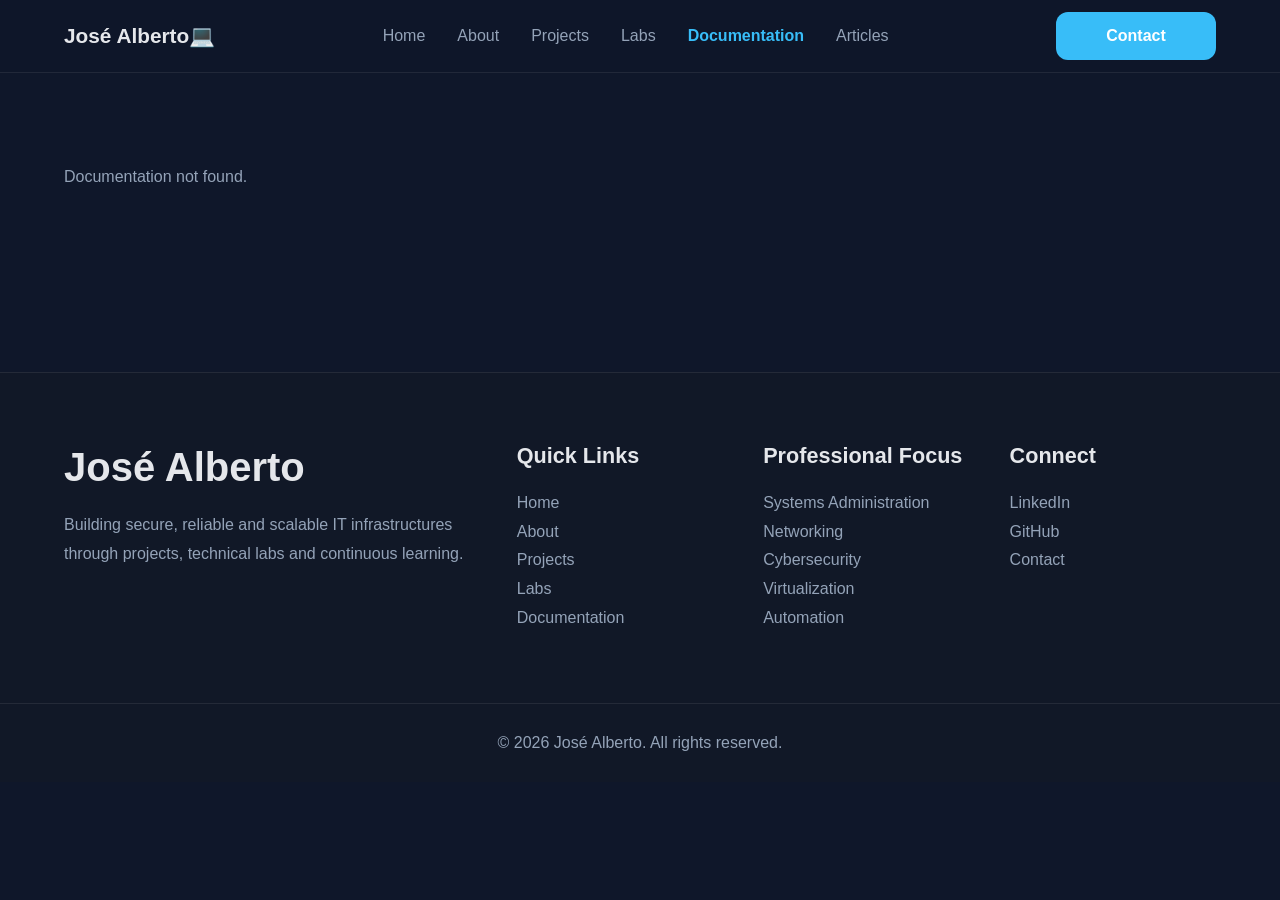
<file: documentation-detail.html>
<!DOCTYPE html>

<html lang="pt">

<head>

    <meta charset="UTF-8">

    <meta
        name="viewport"
        content="width=device-width, initial-scale=1.0">

    <meta
        name="description"
        content="Technical documentation by José Alberto.">

    <meta
        name="author"
        content="José Alberto">

    <meta
        name="theme-color"
        content="#0f172a">

    <title>
        Documentation | José Alberto
    </title>

    <link
        rel="stylesheet"
        href="assets/css/style.css">

</head>


<body>


<header class="navbar">

    <div class="container">

        <a
            href="index.html"
            class="logo">

            José Alberto💻

        </a>


        <nav>

            <ul class="nav-links">

                <li>
                    <a href="index.html">
                        Home
                    </a>
                </li>

                <li>
                    <a href="about.html">
                        About
                    </a>
                </li>

                <li>
                    <a href="projects.html">
                        Projects
                    </a>
                </li>

                <li>
                    <a href="labs.html">
                        Labs
                    </a>
                </li>

                <li>
                    <a
                        href="documentation.html"
                        class="active">

                        Documentation

                    </a>
                </li>

                <li>
                    <a href="blog.html">
                        Articles
                    </a>
                </li>

            </ul>

        </nav>


        <a
            href="#footer"
            class="btn-primary">

            Contact

        </a>

    </div>

</header>


<main>

    <section class="projects-page">

        <div class="container">

            <div id="documentation-details">

            </div>

        </div>

    </section>

</main>


<footer id="footer" class="footer">

    <div class="container footer-grid">

        <div class="footer-brand">

            <h2>José Alberto</h2>

            <p>
                Building secure, reliable and scalable IT infrastructures
                through projects, technical labs and continuous learning.
            </p>

        </div>

        <div>

            <h3>Quick Links</h3>

            <ul>

                <li><a href="index.html">Home</a></li>

                <li><a href="about.html">About</a></li>

                <li><a href="projects.html">Projects</a></li>

                <li><a href="labs.html">Labs</a></li>

                <li><a href="documentation.html">Documentation</a></li>

            </ul>

        </div>

        <div>

            <h3>Professional Focus</h3>

            <ul>

                <li>Systems Administration</li>

                <li>Networking</li>

                <li>Cybersecurity</li>

                <li>Virtualization</li>

                <li>Automation</li>

            </ul>

        </div>

        <div>

            <h3>Connect</h3>

            <ul>

                <li>
                    <a
                    href="https://www.linkedin.com/in/jos%C3%A9-alberto%F0%9F%92%BB-096855241/"
                    target="_blank"
                    rel="noopener noreferrer">

                    LinkedIn

                    </a>
               </li>

                <li>
                    <a
                    href="https://github.com/ABNEURY"
                    target="_blank"
                    rel="noopener noreferrer">

                    GitHub

                    </a>
                </li>

                <li>
                    <a href="contact.html">Contact</a>
                </li>

            </ul>

        </div>

    </div>

    <div class="footer-bottom">

        <p>
            © 2026 José Alberto. All rights reserved.
        </p>

    </div>

</footer>


<script src="assets/js/utils.js"></script>
<script src="assets/js/navbar.js"></script>
<script src="assets/js/scroll.js"></script>
<script src="assets/js/animations.js"></script>
<script src="assets/js/api.js"></script>
<script src="assets/js/ui.js"></script>
<script src="assets/js/documentation.js"></script>
<script src="assets/js/documentation-detail.js"></script>
<script src="assets/js/main.js"></script>


</body>

</html>
</file>
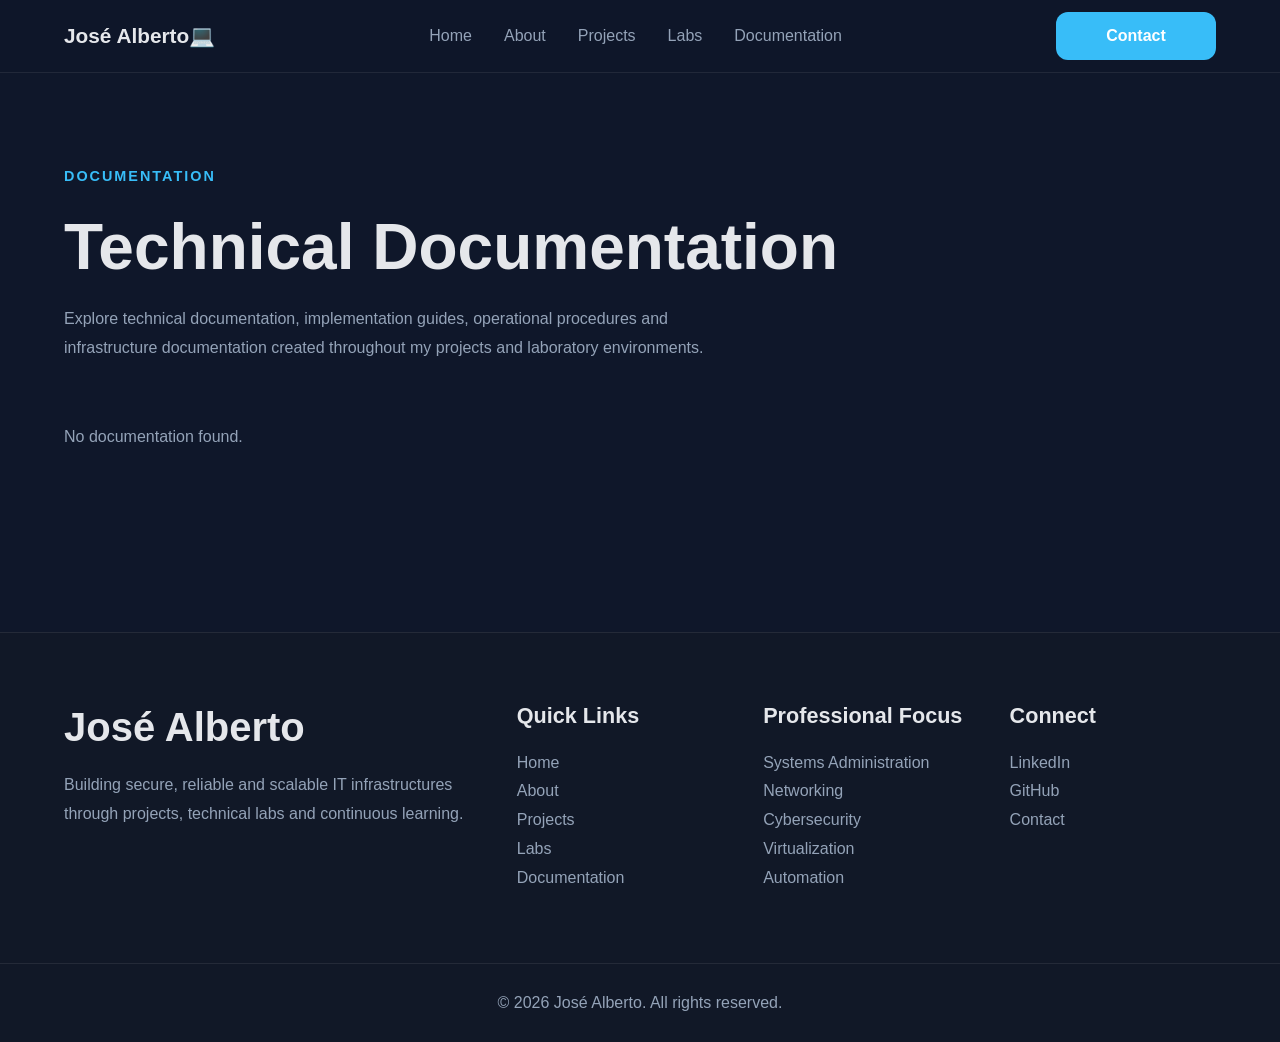
<file: documentation.html>
<!DOCTYPE html>
<html lang="pt">

<head>

    <meta charset="UTF-8">

    <meta
        name="viewport"
        content="width=device-width, initial-scale=1.0">

    <meta
        name="description"
        content="Technical documentation created by José Alberto covering Systems Administration, Networking, Infrastructure, Linux and Cybersecurity.">

    <meta
        name="author"
        content="José Alberto">

    <meta
        name="theme-color"
        content="#0f172a">

    <title>
        Documentation | José Alberto
    </title>

    <link
        rel="stylesheet"
        href="assets/css/style.css">

</head>


<body>


<header class="navbar">

    <div class="container">

        <a
            href="index.html"
            class="logo">

            José Alberto💻

        </a>


        <nav>

            <ul class="nav-links">

                <li>
                    <a href="index.html">
                        Home
                    </a>
                </li>

                <li>
                    <a href="about.html">
                        About
                    </a>
                </li>

                <li>
                    <a href="projects.html">
                        Projects
                    </a>
                </li>

                <li>
                    <a href="labs.html">
                        Labs
                    </a>
                </li>

                <li>
                    <a
                        href="documentation.html"
                        class="active">

                        Documentation

                    </a>
                </li>

            </ul>

        </nav>


        <a
            href="#footer"
            class="btn-primary">

            Contact

        </a>

    </div>

</header>



<main>


    <section class="projects-page">

        <div class="container">


            <span class="section-tag">

                Documentation

            </span>


            <h1 class="section-title">

                Technical Documentation

            </h1>


            <p class="section-description">

                Explore technical documentation, implementation guides,
                operational procedures and infrastructure documentation
                created throughout my projects and laboratory environments.

            </p>


            <div
                id="documentation-container"
                class="projects-grid">

            </div>


        </div>

    </section>


</main>



<footer id="footer" class="footer">

    <div class="container footer-grid">

        <div class="footer-brand">

            <h2>José Alberto</h2>

            <p>
                Building secure, reliable and scalable IT infrastructures
                through projects, technical labs and continuous learning.
            </p>

        </div>

        <div>

            <h3>Quick Links</h3>

            <ul>

                <li><a href="index.html">Home</a></li>

                <li><a href="about.html">About</a></li>

                <li><a href="projects.html">Projects</a></li>

                <li><a href="labs.html">Labs</a></li>

                <li><a href="documentation.html">Documentation</a></li>

            </ul>

        </div>

        <div>

            <h3>Professional Focus</h3>

            <ul>

                <li>Systems Administration</li>

                <li>Networking</li>

                <li>Cybersecurity</li>

                <li>Virtualization</li>

                <li>Automation</li>

            </ul>

        </div>

        <div>

            <h3>Connect</h3>

            <ul>

                <li>
                    <a
                    href="https://www.linkedin.com/in/jos%C3%A9-alberto%F0%9F%92%BB-096855241/"
                    target="_blank"
                    rel="noopener noreferrer">

                    LinkedIn

                    </a>
               </li>

                <li>
                    <a
                    href="https://github.com/ABNEURY"
                    target="_blank"
                    rel="noopener noreferrer">

                    GitHub

                    </a>
                </li>

                <li>
                    <a href="contact.html">Contact</a>
                </li>

            </ul>

        </div>

    </div>

    <div class="footer-bottom">

        <p>
            © 2026 José Alberto. All rights reserved.
        </p>

    </div>

</footer>



<button
    id="backToTop"
    class="back-to-top"
    aria-label="Back to top">

    ↑

</button>



<script src="assets/js/utils.js"></script>

<script src="assets/js/navbar.js"></script>

<script src="assets/js/scroll.js"></script>

<script src="assets/js/animations.js"></script>

<script src="assets/js/counter.js"></script>

<script src="assets/js/api.js"></script>

<script src="assets/js/ui.js"></script>

<script src="assets/js/documentation.js"></script>

<script src="assets/js/main.js"></script>


</body>

</html>
</file>
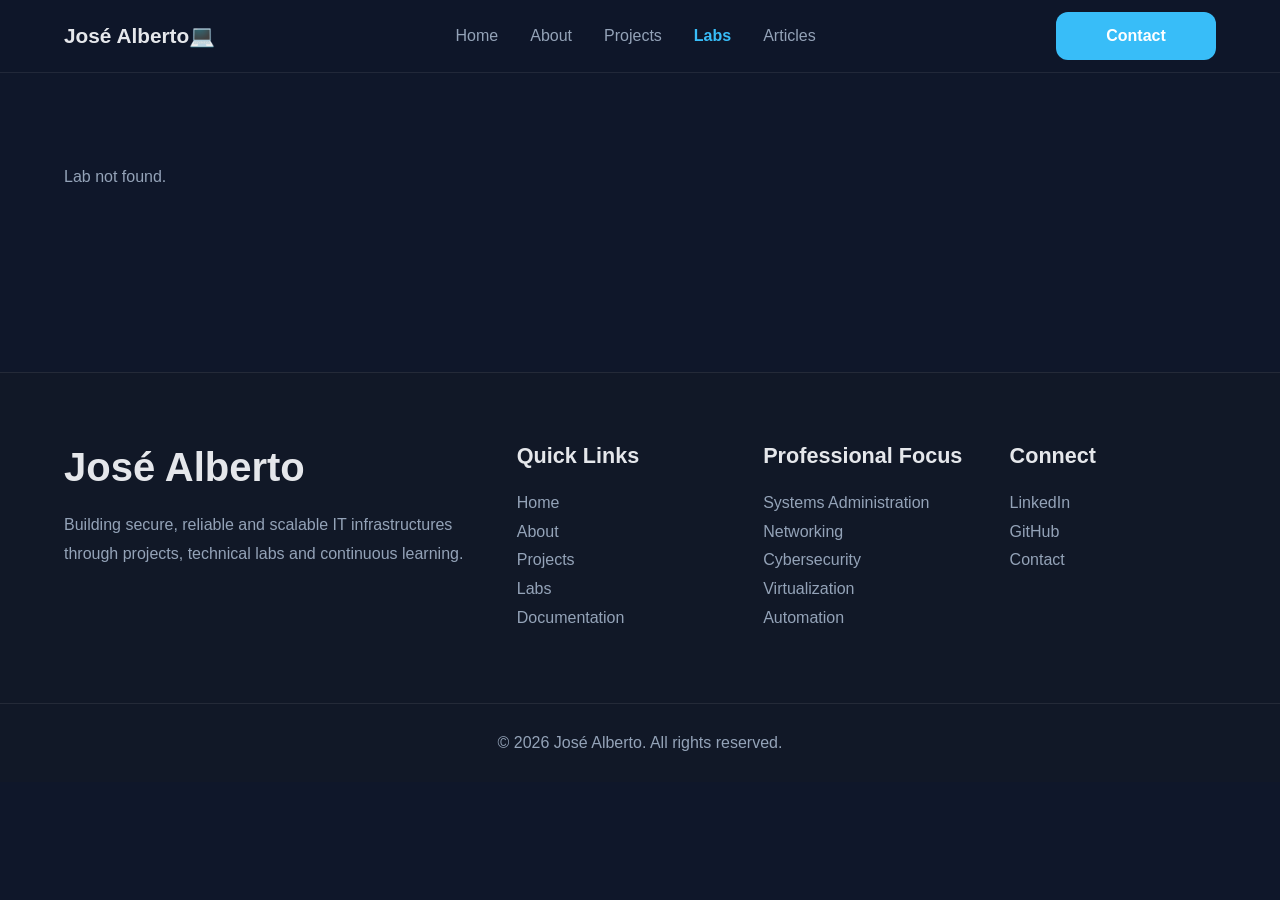
<file: lab.html>
<!DOCTYPE html>

<html lang="pt">

<head>

    <meta charset="UTF-8">

    <meta
        name="viewport"
        content="width=device-width, initial-scale=1.0">

    <meta
        name="description"
        content="Technical Lab | José Alberto">

    <meta
        name="author"
        content="José Alberto">

    <meta
        name="theme-color"
        content="#0f172a">

    <title>
        Lab | José Alberto
    </title>

    <link
        rel="stylesheet"
        href="assets/css/style.css">

</head>

<body>


<header class="navbar">

    <div class="container">


        <a
            href="index.html"
            class="logo">

            José Alberto💻

        </a>


        <nav>

            <ul class="nav-links">

                <li>
                    <a href="index.html">
                        Home
                    </a>
                </li>

                <li>
                    <a href="about.html">
                        About
                    </a>
                </li>

                <li>
                    <a href="projects.html">
                        Projects
                    </a>
                </li>

                <li>
                    <a
                        href="labs.html"
                        class="active">

                        Labs

                    </a>
                </li>

                <li>
                    <a href="articles.html">
                        Articles
                    </a>
                </li>

            </ul>

        </nav>


        <a
            href="#footer"
            class="btn-primary">

            Contact

        </a>

    </div>

</header>


<main>

    <section class="project-details-page">

        <div
            id="lab-details"
            class="container">

        </div>

    </section>

</main>


<footer id="footer" class="footer">

    <div class="container footer-grid">

        <div class="footer-brand">

            <h2>José Alberto</h2>

            <p>
                Building secure, reliable and scalable IT infrastructures
                through projects, technical labs and continuous learning.
            </p>

        </div>

        <div>

            <h3>Quick Links</h3>

            <ul>

                <li><a href="index.html">Home</a></li>

                <li><a href="about.html">About</a></li>

                <li><a href="projects.html">Projects</a></li>

                <li><a href="labs.html">Labs</a></li>

                <li><a href="documentation.html">Documentation</a></li>

            </ul>

        </div>

        <div>

            <h3>Professional Focus</h3>

            <ul>

                <li>Systems Administration</li>

                <li>Networking</li>

                <li>Cybersecurity</li>

                <li>Virtualization</li>

                <li>Automation</li>

            </ul>

        </div>

        <div>

            <h3>Connect</h3>

            <ul>

                <li>
                    <a
                    href="https://www.linkedin.com/in/jos%C3%A9-alberto%F0%9F%92%BB-096855241/"
                    target="_blank"
                    rel="noopener noreferrer">

                    LinkedIn

                    </a>
               </li>

                <li>
                    <a
                    href="https://github.com/ABNEURY"
                    target="_blank"
                    rel="noopener noreferrer">

                    GitHub

                    </a>
                </li>

                <li>
                    <a href="contact.html">Contact</a>
                </li>

            </ul>

        </div>

    </div>

    <div class="footer-bottom">

        <p>
            © 2026 José Alberto. All rights reserved.
        </p>

    </div>

</footer>


<button
    id="backToTop"
    class="back-to-top"
    aria-label="Back to top">

    ↑

</button>


<script src="assets/js/utils.js"></script>
<script src="assets/js/navbar.js"></script>
<script src="assets/js/scroll.js"></script>
<script src="assets/js/animations.js"></script>
<script src="assets/js/counter.js"></script>
<script src="assets/js/api.js"></script>
<script src="assets/js/ui.js"></script>
<script src="assets/js/lab.js"></script>
<script src="assets/js/main.js"></script>


</body>

</html>
</file>
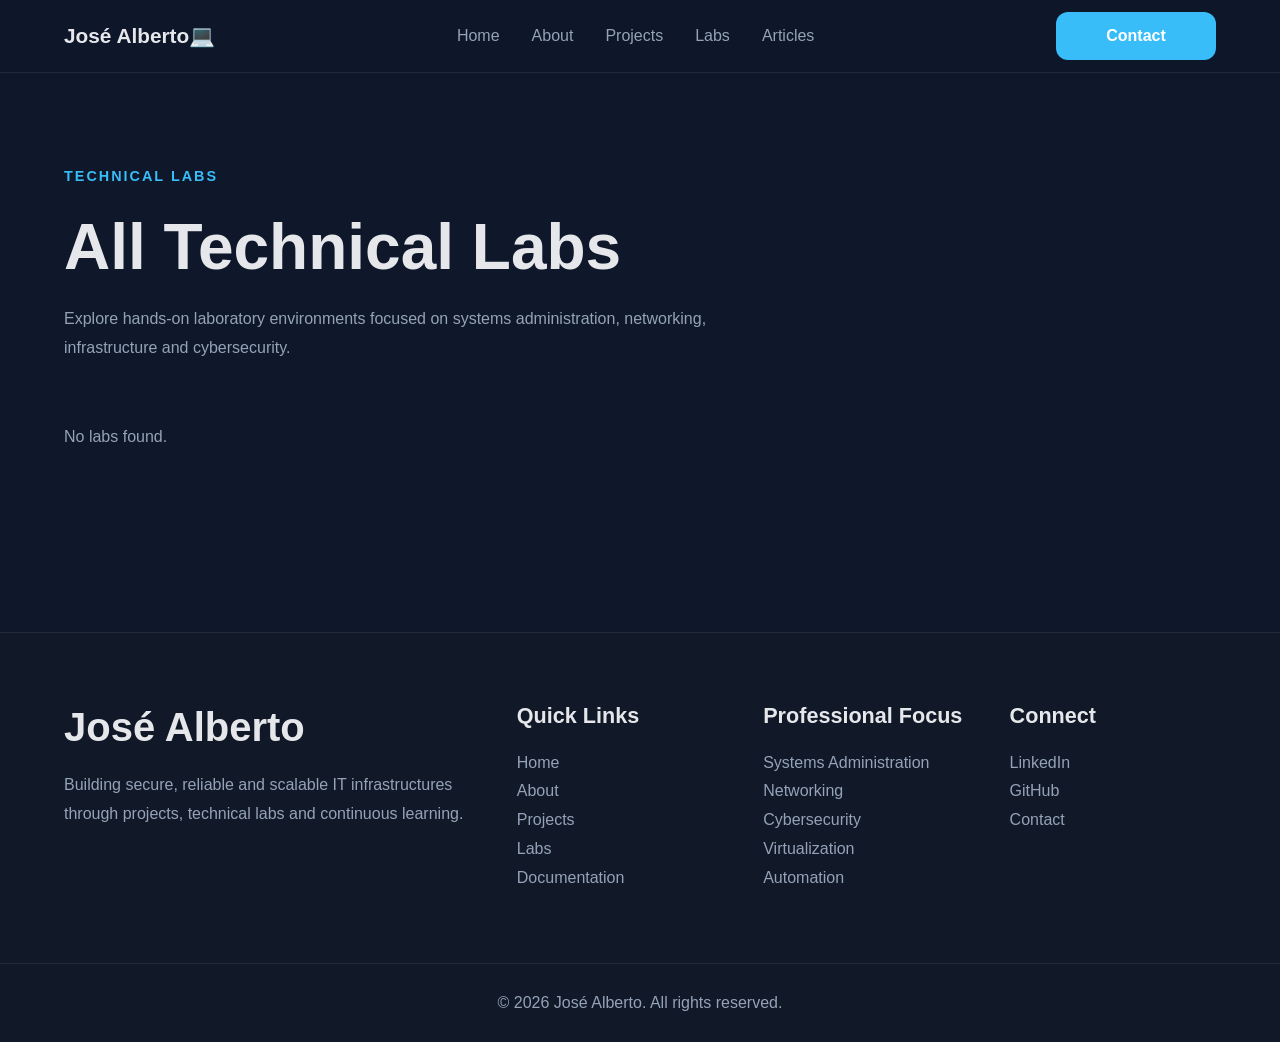
<file: labs.html>
<!DOCTYPE html>

<html lang="pt">

<head>

<meta charset="UTF-8">

<meta
    name="viewport"
    content="width=device-width, initial-scale=1.0">

<meta
    name="description"
    content="Technical labs developed by José Alberto in Systems Administration, Networking, Infrastructure and Cybersecurity.">

<meta
    name="author"
    content="José Alberto">

<meta
    name="theme-color"
    content="#0f172a">

<title>
    Labs | José Alberto
</title>

<link
    rel="stylesheet"
    href="assets/css/style.css">

</head>

<body>

<header class="navbar">

<div class="container">

    <a
        href="index.html"
        class="logo">

        José Alberto💻

    </a>


    <nav>

        <ul class="nav-links">

            <li>
                <a href="index.html">
                    Home
                </a>
            </li>

            <li>
                <a href="about.html">
                    About
                </a>
            </li>

            <li>
                <a href="projects.html">
                    Projects
                </a>
            </li>

            <li>
                <a
                    href="labs.html"
                    class="active">

                    Labs

                </a>
            </li>

            <li>
                <a href="#articles">
                    Articles
                </a>
            </li>

        </ul>

    </nav>


    <a
        href="#footer"
        class="btn-primary">

        Contact

    </a>

</div>

</header>

<main>

<section class="projects-page">

    <div class="container">

        <span class="section-tag">

            Technical Labs

        </span>


        <h1 class="section-title">

            All Technical Labs

        </h1>


        <p class="section-description">

            Explore hands-on laboratory environments focused on
            systems administration, networking, infrastructure
            and cybersecurity.

        </p>


        <div
            id="labs-container"
            class="labs-grid">

        </div>

    </div>

</section>

</main>

<footer id="footer" class="footer">

    <div class="container footer-grid">

        <div class="footer-brand">

            <h2>José Alberto</h2>

            <p>
                Building secure, reliable and scalable IT infrastructures
                through projects, technical labs and continuous learning.
            </p>

        </div>

        <div>

            <h3>Quick Links</h3>

            <ul>

                <li><a href="index.html">Home</a></li>

                <li><a href="about.html">About</a></li>

                <li><a href="projects.html">Projects</a></li>

                <li><a href="labs.html">Labs</a></li>

                <li><a href="documentation.html">Documentation</a></li>

            </ul>

        </div>

        <div>

            <h3>Professional Focus</h3>

            <ul>

                <li>Systems Administration</li>

                <li>Networking</li>

                <li>Cybersecurity</li>

                <li>Virtualization</li>

                <li>Automation</li>

            </ul>

        </div>

        <div>

            <h3>Connect</h3>

            <ul>

                <li>
                    <a
                    href="https://www.linkedin.com/in/jos%C3%A9-alberto%F0%9F%92%BB-096855241/"
                    target="_blank"
                    rel="noopener noreferrer">

                    LinkedIn

                    </a>
               </li>

                <li>
                    <a
                    href="https://github.com/ABNEURY"
                    target="_blank"
                    rel="noopener noreferrer">

                    GitHub

                    </a>
                </li>

                <li>
                    <a href="contact.html">Contact</a>
                </li>

            </ul>

        </div>

    </div>

    <div class="footer-bottom">

        <p>
            © 2026 José Alberto. All rights reserved.
        </p>

    </div>

</footer>

<button
 id="backToTop"
 class="back-to-top"
 aria-label="Back to top">

↑

</button>

<script src="assets/js/utils.js"></script>
<script src="assets/js/navbar.js"></script>
<script src="assets/js/scroll.js"></script>
<script src="assets/js/animations.js"></script>
<script src="assets/js/counter.js"></script>
<script src="assets/js/api.js"></script>
<script src="assets/js/ui.js"></script>
<script src="assets/js/labs.js"></script>
<script src="assets/js/main.js"></script>

</body>

</html>
</file>
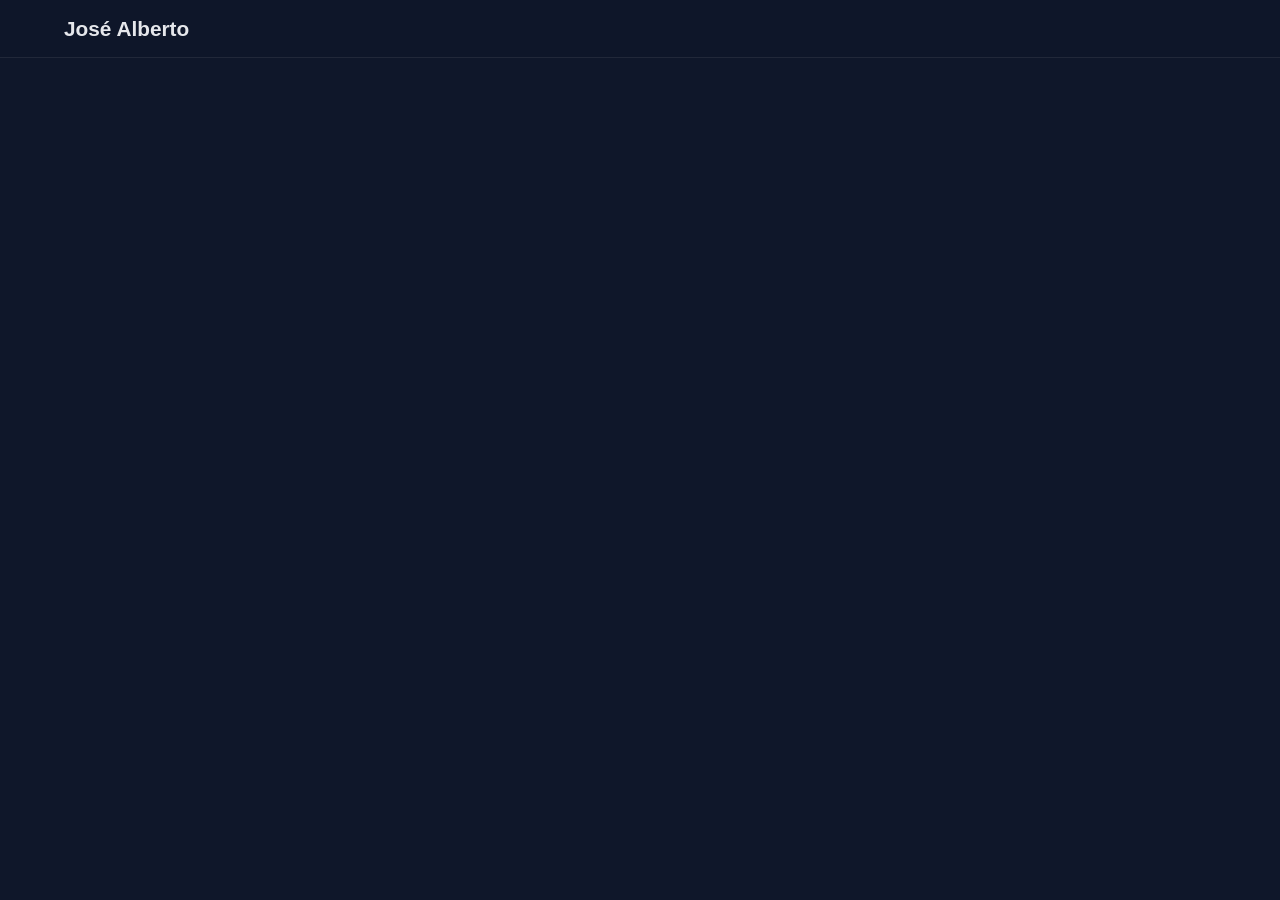
<file: project.html>
<!DOCTYPE html>
<html lang="en">

<head>

    <meta charset="UTF-8">

    <meta name="viewport"
          content="width=device-width, initial-scale=1.0">

    <title>Project | José Alberto</title>

    <link rel="stylesheet" href="assets/css/style.css">

</head>

<body>

<header class="navbar">

    <div class="container">

        <a href="index.html" class="logo">

            José Alberto

        </a>

    </div>

</header>

<main>

<section class="project-page">

<div class="container">

<div id="project-container">

</div>

</div>

</section>

</main>

<script src="assets/js/api.js"></script>

<script src="assets/js/ui.js"></script>

<script src="assets/js/project.js"></script>

</body>

</html>
</file>
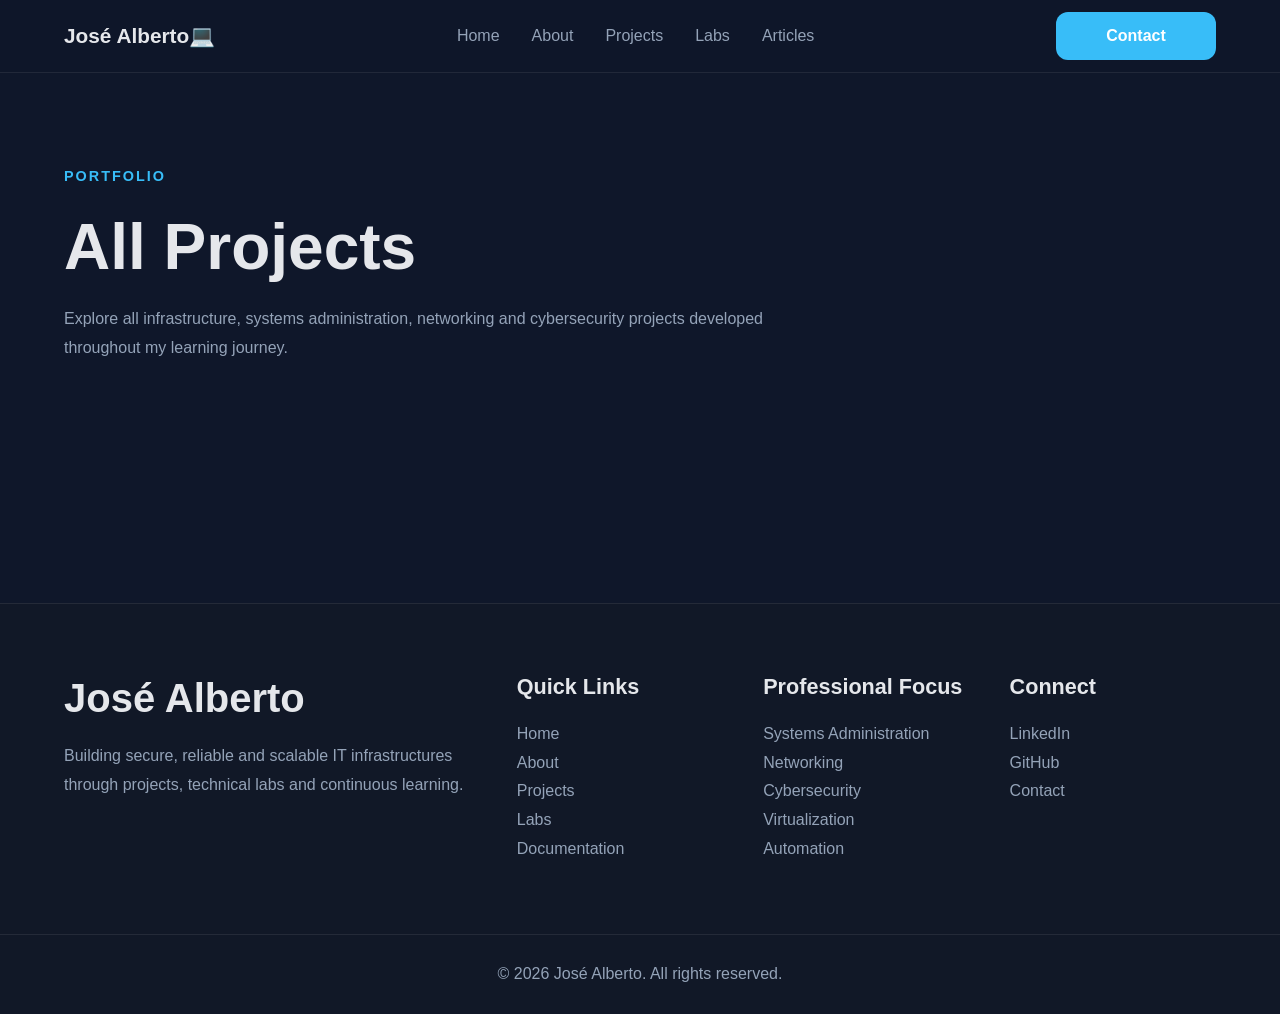
<file: projects.html>
<!DOCTYPE html>
<html lang="pt">
<head>
    <meta charset="UTF-8">
    <meta name="viewport" content="width=device-width, initial-scale=1.0">
    <meta name="description" content="Professional portfolio of José Alberto, Systems Administrator specialized in Windows Server, Networking, Infrastructure, Technical Documentation and IT Projects.">
    <meta
    name="author"
    content="José Alberto">
    <meta
    name="theme-color"
    content="#0f172a">
    <title>Projects | José Alberto</title>

    <link rel="stylesheet" href="assets/css/style.css">
</head>
<body>

<header class="navbar">

    <div class="container">

        <a
            href="index.html"
            class="logo">

            José Alberto💻

        </a>


        <nav>

            <ul class="nav-links">

                <li>
                    <a href="index.html">
                        Home
                    </a>
                </li>

                <li>
                    <a href="about.html">
                        About
                    </a>
                </li>

                <li>
                    <a
                        href="projects.html"
                        class="active">

                        Projects

                    </a>
                </li>

                <li>
                    <a href="labs.html">
                        Labs
                    </a>
                </li>

                <li>
                    <a href="articles.html">
                        Articles
                    </a>
                </li>

            </ul>

        </nav>


        <a
            href="index.html#footer"
            class="btn-primary">

            Contact

        </a>

    </div>

</header>

<main>

    <section class="projects-page">

        <div class="container">

            <span class="section-tag">

                Portfolio

            </span>

            <h1 class="section-title">

                All Projects

            </h1>

            <p class="section-description">

                Explore all infrastructure, systems administration, networking and cybersecurity projects developed throughout my learning journey.

            </p>

            <div
                id="projects-container"
                class="projects-grid">

            </div>

        </div>

    </section>

</main>
<footer id="footer" class="footer">

    <div class="container footer-grid">

        <div class="footer-brand">

            <h2>José Alberto</h2>

            <p>
                Building secure, reliable and scalable IT infrastructures
                through projects, technical labs and continuous learning.
            </p>

        </div>

        <div>

            <h3>Quick Links</h3>

            <ul>

                <li><a href="index.html">Home</a></li>

                <li><a href="about.html">About</a></li>

                <li><a href="projects.html">Projects</a></li>

                <li><a href="labs.html">Labs</a></li>

                <li><a href="documentation.html">Documentation</a></li>

            </ul>

        </div>

        <div>

            <h3>Professional Focus</h3>

            <ul>

                <li>Systems Administration</li>

                <li>Networking</li>

                <li>Cybersecurity</li>

                <li>Virtualization</li>

                <li>Automation</li>

            </ul>

        </div>

        <div>

            <h3>Connect</h3>

            <ul>

                <li>
                    <a
                    href="https://www.linkedin.com/in/jos%C3%A9-alberto%F0%9F%92%BB-096855241/"
                    target="_blank"
                    rel="noopener noreferrer">

                    LinkedIn

                    </a>
               </li>

                <li>
                    <a
                    href="https://github.com/ABNEURY"
                    target="_blank"
                    rel="noopener noreferrer">

                    GitHub

                    </a>
                </li>

                <li>
                    <a href="contact.html">Contact</a>
                </li>

            </ul>

        </div>

    </div>

    <div class="footer-bottom">

        <p>
            © 2026 José Alberto. All rights reserved.
        </p>

    </div>

</footer>
<button
    id="backToTop"
    class="back-to-top"
    aria-label="Back to top">

    ↑

</button>
<script src="assets/js/utils.js"></script>
<script src="assets/js/navbar.js"></script>
<script src="assets/js/scroll.js"></script>
<script src="assets/js/animations.js"></script>
<script src="assets/js/counter.js"></script>
<script src="assets/js/api.js"></script>
<script src="assets/js/ui.js"></script>
<script src="assets/js/projects.js"></script>
<script src="assets/js/main.js"></script>

</body>
</html>
</file>
<file: assets/css/style.css>
@import url("variables.css");
@import url("base.css");
@import url("navbar.css");
@import url("hero.css");
@import url("cards.css");
@import url("buttons.css");
@import url("footer.css");
@import url("responsive.css");
@import url("details.css");
</file>
<file: assets/css/about.css>
/* ==========================================
   ABOUT PAGE
========================================== */


/* ==========================================
   HERO
========================================== */

.about-hero {
    padding: 80px 0;
    min-height: auto;
}

.about-hero-grid {
    display: grid;
    grid-template-columns: 320px minmax(0, 1fr);
    gap: 75px;
    align-items: center;
}


/* Foto */

.about-photo {
    display: flex;
    justify-content: center;
}

.about-photo-placeholder {
    width: 280px;
    height: 350px;

    display: flex;
    align-items: center;
    justify-content: center;

    border: 1px solid var(--border-color);
    border-radius: 16px;

    background: var(--bg-secondary);

    position: relative;
    overflow: hidden;
}

.about-photo-placeholder::before {
    content: "";

    position: absolute;

    width: 180px;
    height: 180px;

    border: 1px solid var(--border-color);
    border-radius: 50%;

    opacity: 0.5;
}

.about-photo-placeholder span {
    position: relative;
    z-index: 1;

    font-size: 3rem;
    font-weight: 700;
}


/* Introdução */

.about-intro {
    max-width: 780px;
}

.about-intro h1 {
    margin: 18px 0 22px;

    font-size: clamp(2.6rem, 5vw, 4.2rem);
    line-height: 1.08;
}

.about-lead {
    max-width: 720px;

    font-size: 1.15rem;
    line-height: 1.8;

    margin-bottom: 30px;
}

.about-intro-actions,
.about-goal-actions {
    display: flex;
    flex-wrap: wrap;
    gap: 15px;
}


/* ==========================================
   SECTIONS
========================================== */

.about-section {
    padding: 85px 0;
}

.about-specialization {
    background: var(--bg-secondary);
}


/* Heading */

.about-section-heading {
    max-width: 780px;
    margin-bottom: 50px;
}

.about-section-heading h2 {
    margin: 14px 0 16px;

    font-size: clamp(2rem, 4vw, 2.7rem);
    line-height: 1.2;
}

.about-section-heading p {
    max-width: 680px;

    margin: 0;

    line-height: 1.8;
}


/* ==========================================
   STORY
========================================== */

.about-story {
    max-width: 850px;

    display: grid;
    gap: 22px;

    margin-left: auto;
    margin-right: auto;
}

.about-story p {
    margin: 0;

    font-size: 1.05rem;
    line-height: 1.9;
}


/* ==========================================
   SKILLS
========================================== */

.about-skills {
    display: grid;

    grid-template-columns:
        repeat(2, minmax(0, 1fr));

    gap: 25px;
}

.about-skill {
    position: relative;

    padding: 32px;

    background: var(--bg-primary);

    border: 1px solid var(--border-color);
    border-radius: 14px;

    transition:
        transform 0.3s ease,
        box-shadow 0.3s ease;
}

.about-skill:hover {
    transform: translateY(-5px);
    box-shadow: var(--shadow);
}

.about-skill-number {
    margin-bottom: 25px;

    font-size: 0.8rem;
    font-weight: 700;

    opacity: 0.55;
}

.about-skill h3 {
    margin: 0 0 14px;

    font-size: 1.3rem;
}

.about-skill p {
    margin: 0;

    line-height: 1.75;
}


/* ==========================================
   TIMELINE
========================================== */

.about-timeline {
    max-width: 850px;

    margin: 0 auto;

    position: relative;
}

.about-timeline::before {
    content: "";

    position: absolute;

    top: 0;
    bottom: 0;
    left: 24px;

    width: 1px;

    background: var(--border-color);
}

.timeline-item {
    position: relative;

    display: grid;

    grid-template-columns: 50px 1fr;

    gap: 25px;

    padding-bottom: 45px;
}

.timeline-item:last-child {
    padding-bottom: 0;
}

.timeline-marker {
    position: relative;
    z-index: 1;

    width: 50px;
    height: 50px;

    display: flex;
    align-items: center;
    justify-content: center;

    background: var(--bg-primary);

    border: 1px solid var(--border-color);
    border-radius: 50%;

    font-size: 0.75rem;
    font-weight: 700;
}

.timeline-content {
    padding-top: 5px;
}

.timeline-content > span {
    font-size: 0.8rem;

    text-transform: uppercase;
    letter-spacing: 0.08em;

    opacity: 0.6;
}

.timeline-content h3 {
    margin: 8px 0 10px;

    font-size: 1.35rem;
}

.timeline-content p {
    max-width: 650px;

    margin: 0;

    line-height: 1.75;
}


/* ==========================================
   GOAL
========================================== */

.about-goal {
    text-align: center;

    background: var(--bg-secondary);
}

.about-goal-content {
    max-width: 850px;

    margin: 0 auto;
}

.about-goal h2 {
    margin: 15px auto 20px;

    max-width: 750px;

    font-size: clamp(2rem, 4vw, 2.8rem);
    line-height: 1.2;
}

.about-goal p {
    max-width: 700px;

    margin: 0 auto 30px;

    line-height: 1.8;
}

.about-goal-actions {
    justify-content: center;
}


/* ==========================================
   RESPONSIVE
========================================== */

@media (max-width: 950px) {

    .about-hero-grid {
        grid-template-columns: 250px minmax(0, 1fr);
        gap: 45px;
    }

    .about-photo-placeholder {
        width: 230px;
        height: 300px;
    }

}


@media (max-width: 768px) {

    .about-hero {
        padding: 60px 0;
    }

    .about-hero-grid {
        grid-template-columns: 1fr;
        gap: 40px;
    }

    .about-photo {
        order: 1;
    }

    .about-intro {
        order: 2;
    }

    .about-photo-placeholder {
        width: 210px;
        height: 260px;
    }

    .about-intro h1 {
        font-size: 2.5rem;
    }

    .about-section {
        padding: 60px 0;
    }

    .about-skills {
        grid-template-columns: 1fr;
    }

}


@media (max-width: 480px) {

    .about-hero {
        padding: 45px 0;
    }

    .about-intro h1 {
        font-size: 2.15rem;
    }

    .about-lead {
        font-size: 1rem;
    }

    .about-section-heading h2 {
        font-size: 1.85rem;
    }

    .about-skill {
        padding: 25px;
    }

    .timeline-item {
        grid-template-columns: 42px 1fr;
        gap: 18px;
    }

    .timeline-marker {
        width: 42px;
        height: 42px;
    }

    .about-timeline::before {
        left: 20px;
    }

    .about-intro-actions,
    .about-goal-actions {
        flex-direction: column;
    }

    .about-intro-actions a,
    .about-goal-actions a {
        width: 100%;
        text-align: center;
    }

}
</file>
<file: assets/css/certifications.css>
/* ==========================================
   CERTIFICATIONS
========================================== */

.certifications-page {
    padding: 70px 0;
}

.certifications-page .section-header {
    margin-bottom: 45px;
}

/* Grid */

#certifications-container {
    display: grid;
    grid-template-columns: repeat(3, 1fr);
    gap: 30px;
}

/* Card */

#certifications-container .project-card {
    height: 100%;
    display: flex;
    flex-direction: column;
}

/* Imagem */

#certifications-container .project-image {
    width: 100%;
    height: 200px;
    object-fit: cover;
    border-radius: 10px;
    margin-bottom: 20px;
}

/* Título */

#certifications-container .project-card h3 {
    margin-bottom: 12px;
}

/* Descrição */

#certifications-container .project-card p {
    margin-bottom: 18px;
}

/* Tags */

#certifications-container .tags {
    display: flex;
    flex-wrap: wrap;
    gap: 8px;
    margin-bottom: 20px;
}

#certifications-container .tags span {
    font-size: 0.8rem;
}

/* Rodapé do card */

#certifications-container .project-card-footer {
    margin-top: auto;
    display: flex;
    align-items: center;
    justify-content: space-between;
    gap: 15px;
}

/* Botão */

#certifications-container .btn-secondary {
    white-space: nowrap;
}

/* ==========================================
   RESPONSIVE
========================================== */

@media (max-width: 992px) {

    #certifications-container {
        grid-template-columns: repeat(2, 1fr);
    }

}

@media (max-width: 768px) {

    .certifications-page {
        padding: 50px 0;
    }

    #certifications-container {
        grid-template-columns: 1fr;
        gap: 25px;
    }

    #certifications-container .project-image {
        height: 220px;
    }

}

@media (max-width: 480px) {

    #certifications-container .project-card-footer {
        flex-direction: column;
        align-items: flex-start;
    }

    #certifications-container .btn-secondary {
        width: 100%;
        text-align: center;
    }

}
</file>
<file: assets/css/contact.css>
/* ==========================================
   CONTACT SECTION
========================================== */

.contact-section {
    padding: 35px 0 45px;
}

.contact-grid {
    display: grid;
    grid-template-columns: 1fr 1fr;
    gap: 55px;
    align-items: start;
}


/* ==========================================
   CONTACT LINKS
========================================== */

.contact-links {
    display: flex;
    flex-direction: column;
    gap: 14px;
    margin-top: 28px;
}


/* ==========================================
   CONTACT ITEM
========================================== */

.contact-item {
    display: flex;
    align-items: center;
    gap: 16px;

    padding: 17px 18px;

    text-decoration: none;

    border: 1px solid var(--border);
    border-radius: 12px;

    background: var(--card-background);

    transition:
        transform 0.25s ease,
        border-color 0.25s ease,
        box-shadow 0.25s ease;
}

.contact-item:hover {
    transform: translateY(-3px);

    border-color: var(--primary-color);

    box-shadow: 0 8px 24px rgba(0, 0, 0, 0.08);
}


/* ==========================================
   CONTACT ICON
========================================== */

.contact-icon {
    width: 46px;
    height: 46px;

    display: flex;
    align-items: center;
    justify-content: center;

    flex-shrink: 0;

    border-radius: 10px;

    background: var(--primary-color);

    color: white;

    font-size: 20px;
}


/* ==========================================
   CONTACT CONTENT
========================================== */

.contact-content {
    display: flex;
    flex-direction: column;
    gap: 4px;

    flex: 1;
}

.contact-label {
    font-size: 15px;
    font-weight: 700;

    color: var(--text);
}

.contact-value {
    font-size: 13px;

    color: var(--text-secondary);
}


/* ==========================================
   CONTACT ARROW
========================================== */

.contact-arrow {
    font-size: 13px;

    color: var(--text-secondary);

    transition:
        transform 0.25s ease,
        color 0.25s ease;
}

.contact-item:hover .contact-arrow {
    color: var(--primary-color);

    transform: translate(2px, -2px);
}


/* ==========================================
   FORM
========================================== */

.contact-form-container {
    padding: 28px;

    border: 1px solid var(--border);
    border-radius: 14px;

    background: var(--card-background);
}

.contact-form {
    display: flex;
    flex-direction: column;
    gap: 18px;

    margin-top: 25px;
}

.form-group {
    display: flex;
    flex-direction: column;
    gap: 7px;
}

.form-group label {
    font-size: 14px;
    font-weight: 600;
}

.form-group input,
.form-group textarea {
    width: 100%;

    padding: 12px 14px;

    border: 1px solid var(--border);
    border-radius: 8px;

    background: var(--background-color);

    color: var(--text);

    font-family: inherit;
    font-size: 14px;

    outline: none;

    transition:
        border-color 0.2s ease,
        box-shadow 0.2s ease;
}

.form-group input:focus,
.form-group textarea:focus {
    border-color: var(--primary-color);

    box-shadow:
        0 0 0 3px rgba(0, 123, 255, 0.10);
}

.form-group textarea {
    resize: vertical;
    min-height: 150px;
}


/* ==========================================
   CONTACT HERO
========================================== */

.contact-hero {
    min-height: auto;
    padding: 55px 0 35px;
}


/* ==========================================
   RESPONSIVE
========================================== */

@media (max-width: 768px) {

    .contact-section {
        padding: 40px 0;
    }

    .contact-grid {
        grid-template-columns: 1fr;
        gap: 35px;
    }

    .contact-form-container {
        padding: 22px;
    }

    .contact-hero {
        min-height: auto;
        padding: 40px 0 25px;
    }

}
</file>
